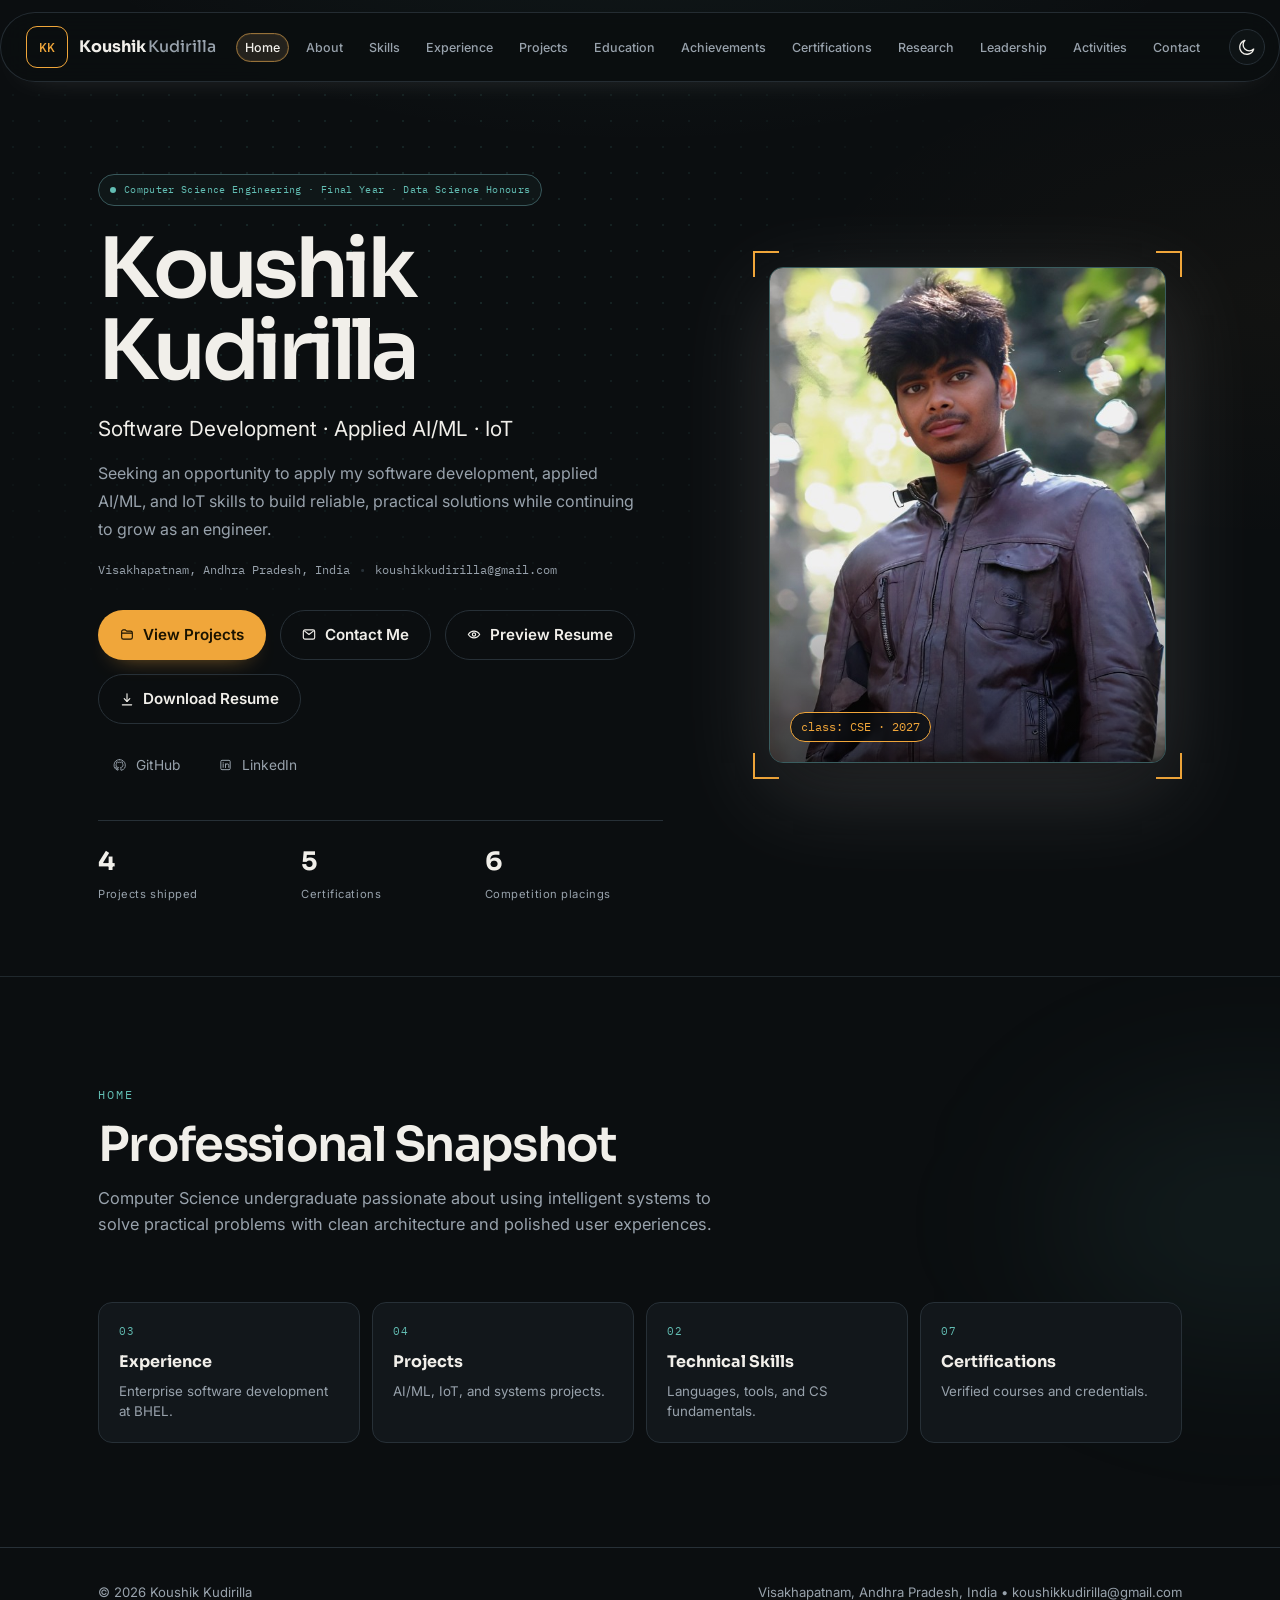
<file: index.html>
<!DOCTYPE html>
<html lang="en"><head>
<meta charset="UTF-8"><meta name="viewport" content="width=device-width, initial-scale=1.0">
<title>Home — Koushik Kudirilla</title>
<meta name="description" content="Portfolio of Koushik Kudirilla — software development, applied AI/ML, IoT, projects, experience, and credentials.">
<meta name="theme-color" content="#0B0E10">
<link rel="icon" href="assets/favicon/favicon.svg" type="image/svg+xml">
<link rel="preconnect" href="https://fonts.googleapis.com"><link rel="preconnect" href="https://fonts.gstatic.com" crossorigin>
<link href="https://fonts.googleapis.com/css2?family=Sora:wght@500;600;700&family=Inter:wght@400;500;600&family=IBM+Plex+Mono:wght@400;500&display=swap" rel="stylesheet">
<link rel="stylesheet" href="style.css">
</head><body data-theme="dark" data-page="home">
<a class="skip-link" href="#main-content">Skip to content</a>
<div id="site-nav"><header class="site-header" data-site-nav>
  <nav class="nav container" aria-label="Primary">
    <a class="nav-brand" href="home.html" aria-label="Koushik Kudirilla — Home">
      <span class="brand-mark">KK</span>
      <span class="brand-name">Koushik <span class="brand-name-last">Kudirilla</span></span>
    </a>
    <ul class="nav-links" id="nav-links">
      <li><a data-nav="home" href="home.html">Home</a></li>
      <li><a data-nav="about" href="about.html">About</a></li>
      <li><a data-nav="skills" href="skills.html">Skills</a></li>
      <li><a data-nav="experience" href="experience.html">Experience</a></li>
      <li><a data-nav="projects" href="projects.html">Projects</a></li>
      <li><a data-nav="education" href="education.html">Education</a></li>
      <li><a data-nav="achievements" href="achievements.html">Achievements</a></li>
      <li><a data-nav="certifications" href="certifications.html">Certifications</a></li>
      <li><a data-nav="research" href="research.html">Research</a></li>
      <li><a data-nav="leadership" href="leadership.html">Leadership</a></li>
      <li><a data-nav="activities" href="activities.html">Activities</a></li>
      <li><a data-nav="contact" href="contact.html">Contact</a></li>
    </ul>
    <div class="nav-actions">
      <button class="theme-toggle" id="theme-toggle" type="button" aria-pressed="true" aria-label="Toggle light and dark theme">
        <svg class="icon-moon" viewBox="0 0 24 24" fill="none" aria-hidden="true"><path d="M20 14.5A8.5 8.5 0 1 1 9.5 4a7 7 0 0 0 10.5 10.5Z" stroke="currentColor" stroke-width="1.6" stroke-linejoin="round"/></svg>
        <svg class="icon-sun" viewBox="0 0 24 24" fill="none" aria-hidden="true"><circle cx="12" cy="12" r="4.2" stroke="currentColor" stroke-width="1.6"/><path d="M12 2.5v2.4M12 19.1v2.4M4.9 4.9l1.7 1.7M17.4 17.4l1.7 1.7M2.5 12h2.4M19.1 12h2.4M4.9 19.1l1.7-1.7M17.4 6.6l1.7-1.7" stroke="currentColor" stroke-width="1.6" stroke-linecap="round"/></svg>
      </button>
      <button class="menu-toggle" id="menu-toggle" type="button" aria-expanded="false" aria-controls="nav-links" aria-label="Toggle menu"><span></span><span></span><span></span></button>
    </div>
  </nav>
</header></div>
<main id="main-content"></main>
<div id="site-footer"><footer class="site-footer" data-site-footer><div class="container footer-row"><span>© <span id="footer-year"></span> Koushik Kudirilla</span><span>Visakhapatnam, Andhra Pradesh, India • <a href="mailto:koushikkudirilla@gmail.com">koushikkudirilla@gmail.com</a></span></div></footer></div>
<div class="modal" id="resume-modal" aria-hidden="true"><div class="modal-dialog" role="dialog" aria-modal="true" aria-labelledby="resume-modal-title"><div class="modal-head"><strong id="resume-modal-title">Resume Preview</strong><button class="modal-close" id="resume-close" type="button" aria-label="Close resume preview">×</button></div><div class="modal-viewer pdf-scroll" id="resume-viewer" aria-label="Resume document preview"></div><div class="modal-fallback">Prefer the original file? <a id="resume-open" href="assets/resume.pdf" target="_blank" rel="noopener noreferrer">Open resume</a> · <a href="assets/resume.pdf" download>Download</a></div></div></div><script src="data.js"></script><script src="page-templates.js"></script><script src="script.js"></script></body></html>
</file>
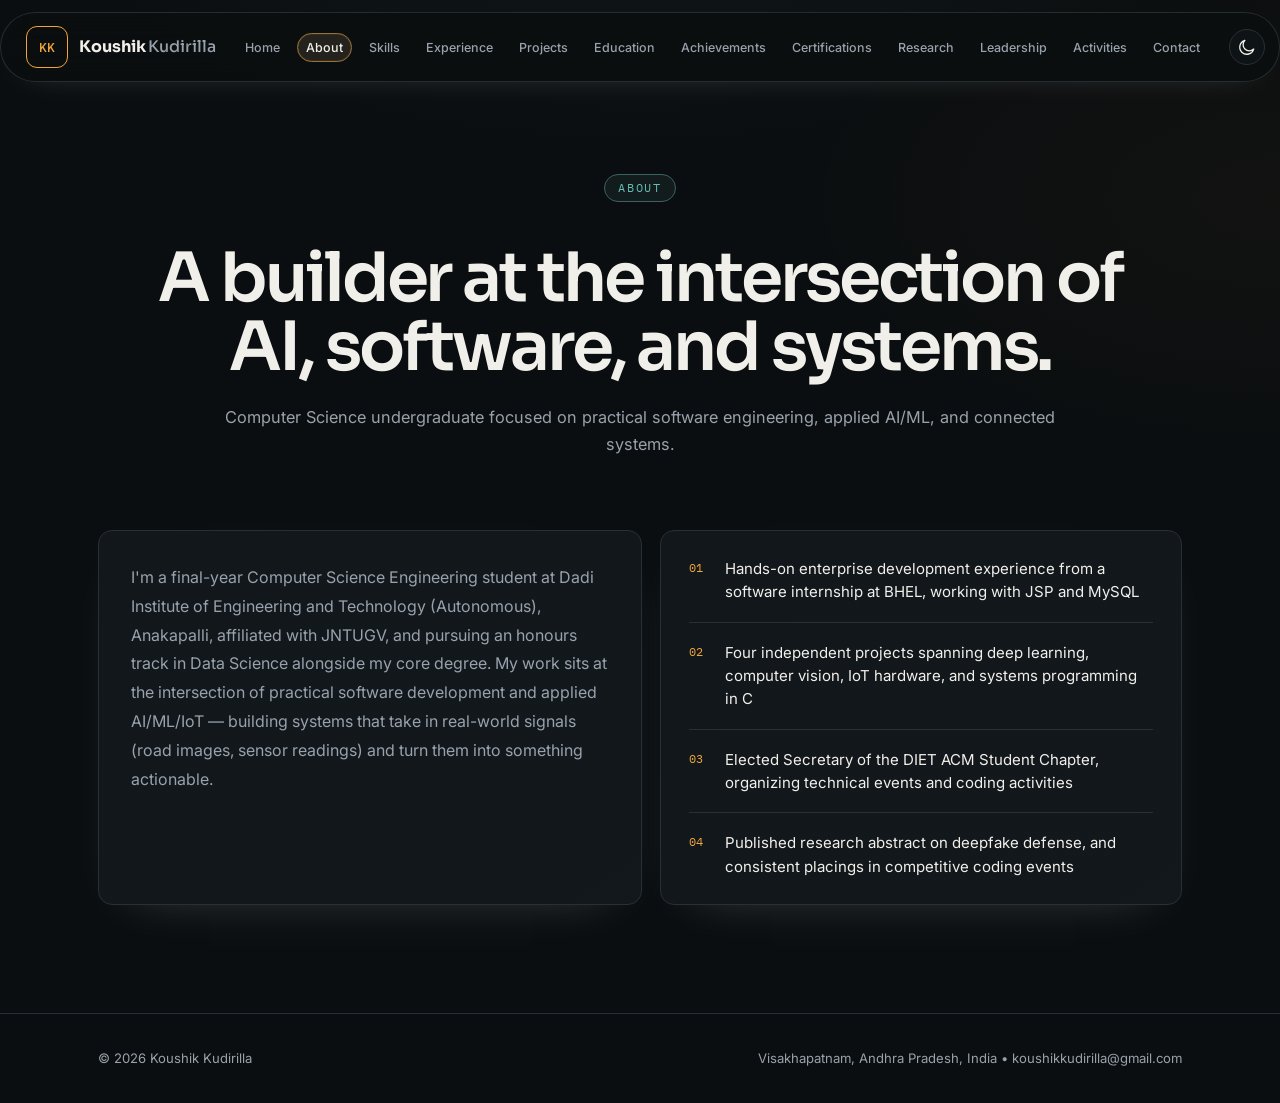
<file: about.html>
<!DOCTYPE html>
<html lang="en"><head>
<meta charset="UTF-8"><meta name="viewport" content="width=device-width, initial-scale=1.0">
<title>Profile — Koushik Kudirilla</title>
<meta name="description" content="A concise view of my academic direction, practical experience, and areas of interest.">
<meta name="theme-color" content="#0B0E10">
<link rel="icon" href="assets/favicon/favicon.svg" type="image/svg+xml">
<link rel="preconnect" href="https://fonts.googleapis.com"><link rel="preconnect" href="https://fonts.gstatic.com" crossorigin>
<link href="https://fonts.googleapis.com/css2?family=Sora:wght@500;600;700&family=Inter:wght@400;500;600&family=IBM+Plex+Mono:wght@400;500&display=swap" rel="stylesheet">
<link rel="stylesheet" href="style.css">
</head><body data-theme="dark" data-page="about">
<a class="skip-link" href="#main-content">Skip to content</a>
<div id="site-nav"></div>
<main id="main-content"><section class="page-hero"><div class="container"><div class="section-head"><span class="section-kicker" id="page-kicker"></span><h1 id="page-title"></h1><p id="page-description"></p></div></div></section><section class="page-content"><div class="container"><div class="about-grid reveal"><p id="about-intro"></p><ul class="about-points" id="about-points"></ul></div></div></section></main>
<div id="site-footer"></div>
<div class="modal" id="resume-modal" aria-hidden="true"><div class="modal-dialog" role="dialog" aria-modal="true" aria-labelledby="resume-modal-title"><div class="modal-head"><strong id="resume-modal-title">Resume Preview</strong><button class="modal-close" id="resume-close" type="button" aria-label="Close resume preview">×</button></div><div class="modal-viewer pdf-scroll" id="resume-viewer" aria-label="Resume document preview"></div><div class="modal-fallback">Prefer the original file? <a id="resume-open" href="assets/resume.pdf" target="_blank" rel="noopener noreferrer">Open resume</a> · <a href="assets/resume.pdf" download>Download</a></div></div></div><script src="data.js"></script><script src="page-templates.js"></script><script src="script.js"></script></body></html>
</file>
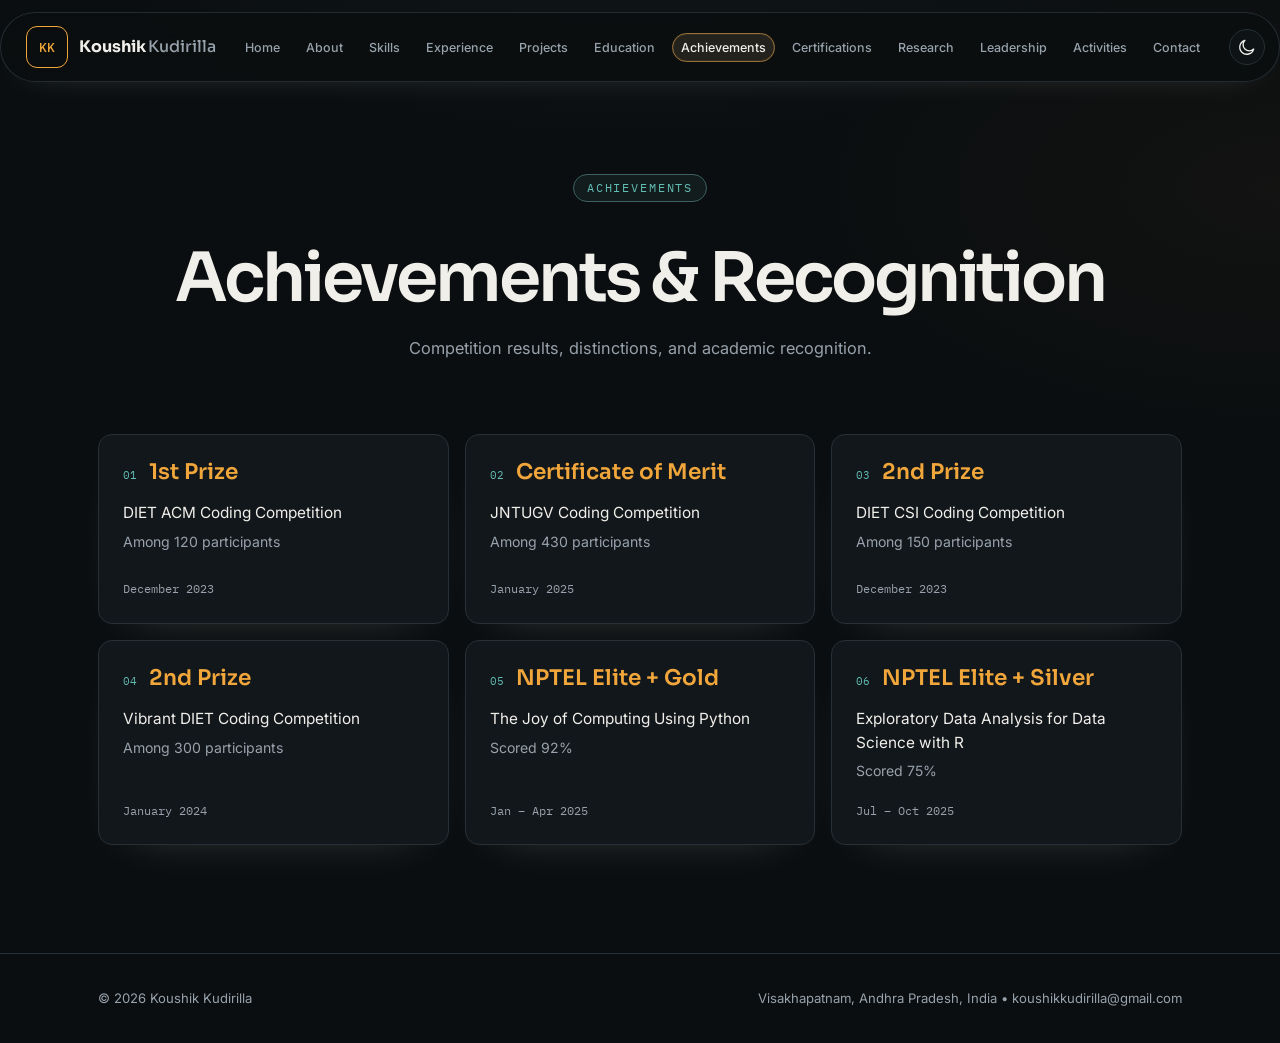
<file: achievements.html>
<!DOCTYPE html>
<html lang="en"><head>
<meta charset="UTF-8"><meta name="viewport" content="width=device-width, initial-scale=1.0">
<title>Achievements & Recognition — Koushik Kudirilla</title>
<meta name="description" content="Competition results, distinctions, and academic recognition.">
<meta name="theme-color" content="#0B0E10">
<link rel="icon" href="assets/favicon/favicon.svg" type="image/svg+xml">
<link rel="preconnect" href="https://fonts.googleapis.com"><link rel="preconnect" href="https://fonts.gstatic.com" crossorigin>
<link href="https://fonts.googleapis.com/css2?family=Sora:wght@500;600;700&family=Inter:wght@400;500;600&family=IBM+Plex+Mono:wght@400;500&display=swap" rel="stylesheet">
<link rel="stylesheet" href="style.css">
</head><body data-theme="dark" data-page="achievements">
<a class="skip-link" href="#main-content">Skip to content</a>
<div id="site-nav"></div>
<main id="main-content"><section class="page-hero"><div class="container"><div class="section-head"><span class="section-kicker" id="page-kicker"></span><h1 id="page-title"></h1><p id="page-description"></p></div></div></section><section class="page-content"><div class="container"><div class="achievements-grid reveal" id="achievements-grid"></div></div></section></main>
<div id="site-footer"></div>
<div class="modal" id="resume-modal" aria-hidden="true"><div class="modal-dialog" role="dialog" aria-modal="true" aria-labelledby="resume-modal-title"><div class="modal-head"><strong id="resume-modal-title">Resume Preview</strong><button class="modal-close" id="resume-close" type="button" aria-label="Close resume preview">×</button></div><div class="modal-viewer pdf-scroll" id="resume-viewer" aria-label="Resume document preview"></div><div class="modal-fallback">Prefer the original file? <a id="resume-open" href="assets/resume.pdf" target="_blank" rel="noopener noreferrer">Open resume</a> · <a href="assets/resume.pdf" download>Download</a></div></div></div><script src="data.js"></script><script src="page-templates.js"></script><script src="script.js"></script></body></html>
</file>
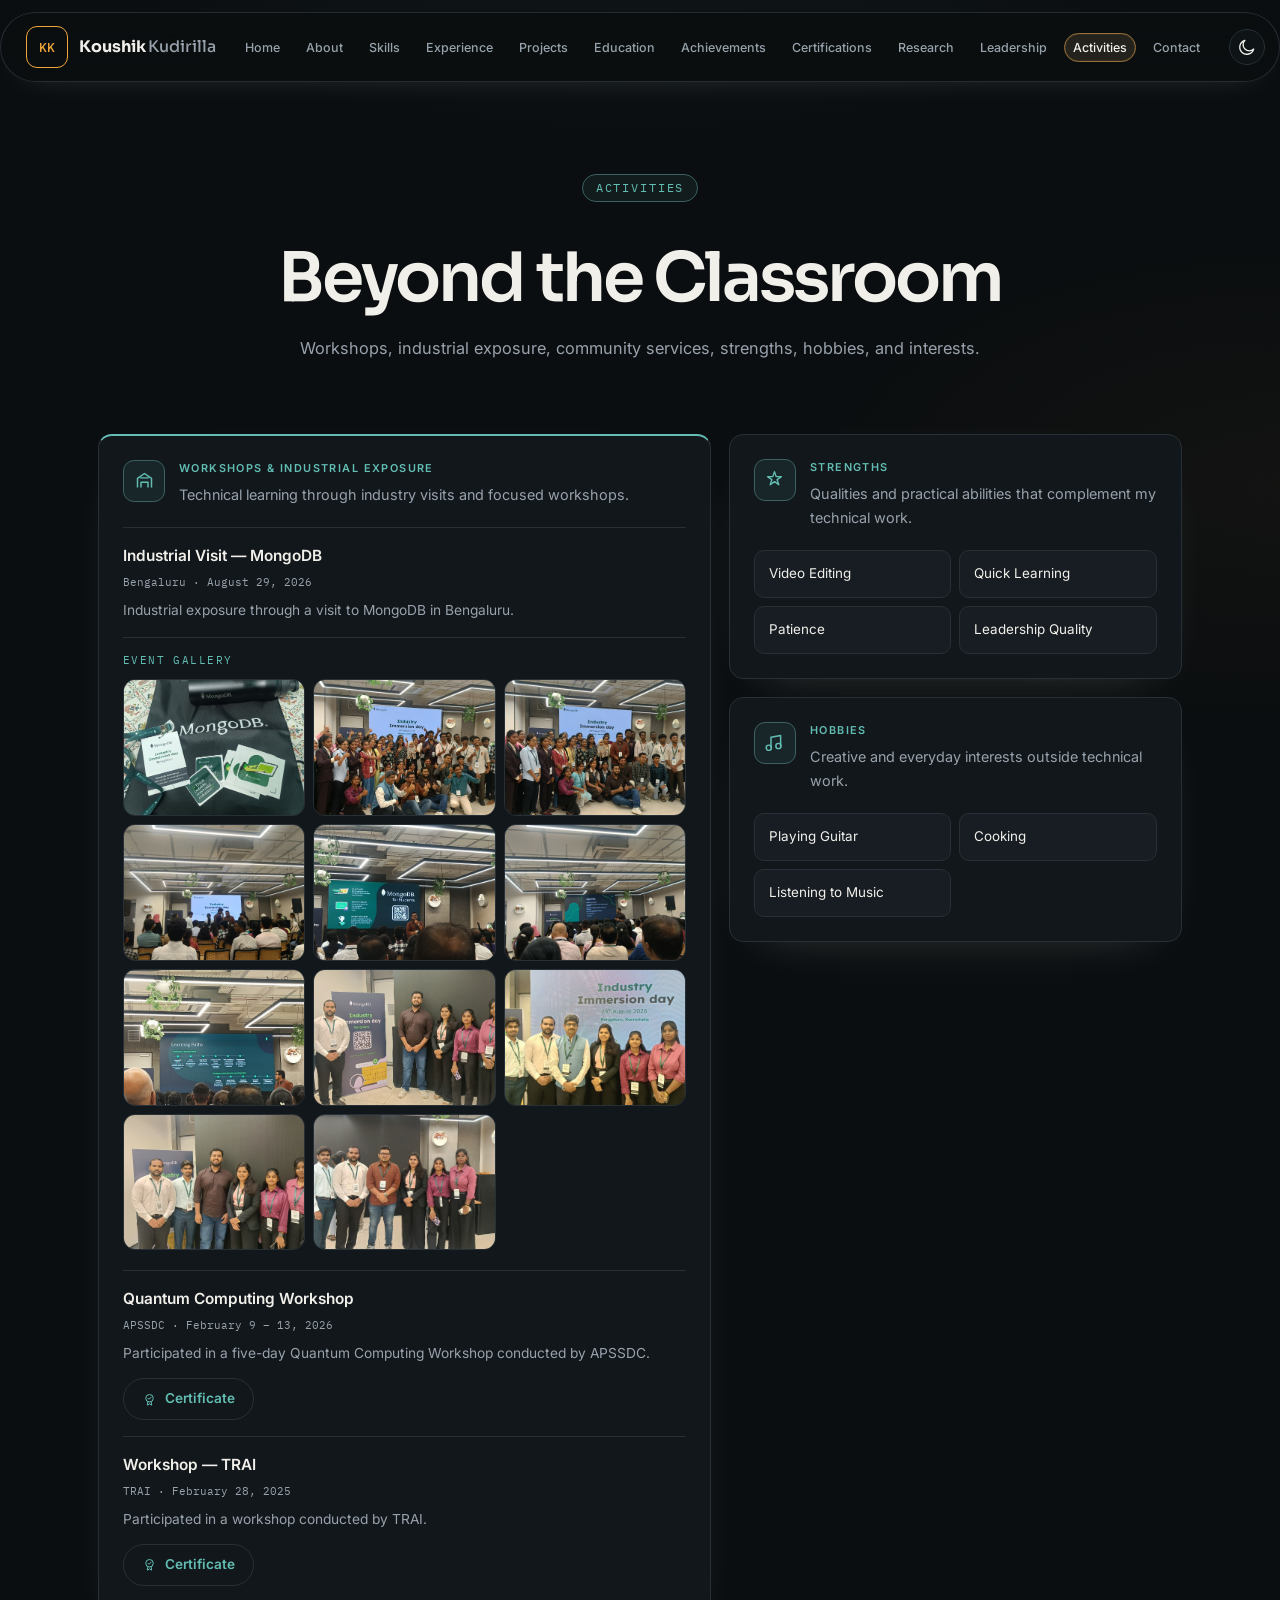
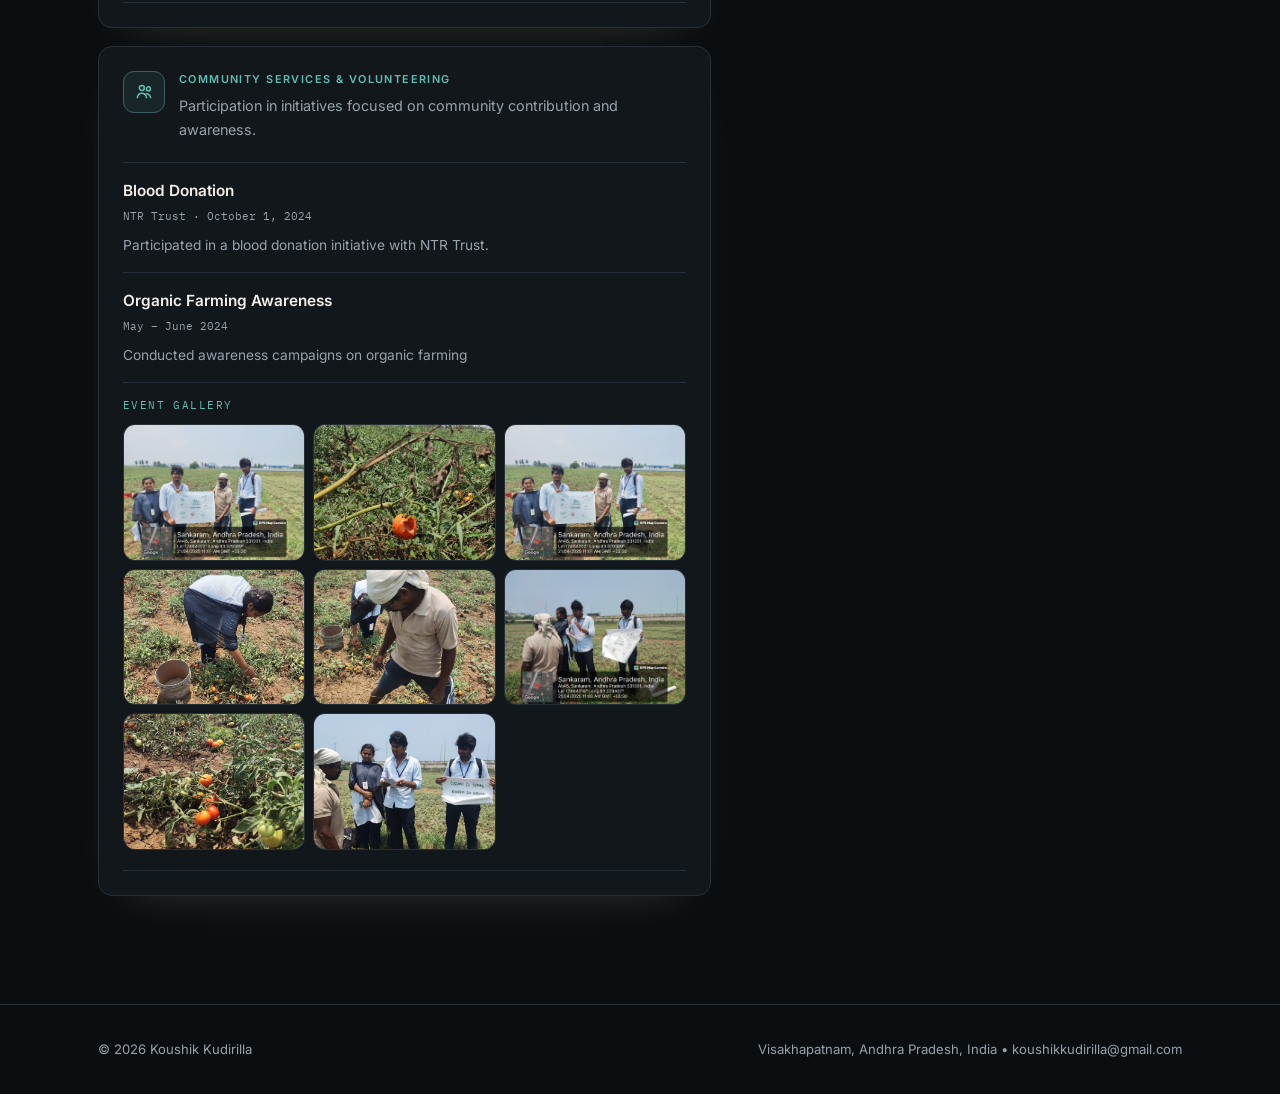
<file: activities.html>
<!DOCTYPE html>
<html lang="en"><head>
<meta charset="UTF-8"><meta name="viewport" content="width=device-width, initial-scale=1.0">
<title>Beyond the Classroom — Koushik Kudirilla</title>
<meta name="description" content="Workshops, industrial exposure, community services, strengths, hobbies, and interests.">
<meta name="theme-color" content="#0B0E10">
<link rel="icon" href="assets/favicon/favicon.svg" type="image/svg+xml">
<link rel="preconnect" href="https://fonts.googleapis.com"><link rel="preconnect" href="https://fonts.gstatic.com" crossorigin>
<link href="https://fonts.googleapis.com/css2?family=Sora:wght@500;600;700&family=Inter:wght@400;500;600&family=IBM+Plex+Mono:wght@400;500&display=swap" rel="stylesheet">
<link rel="stylesheet" href="style.css">
</head><body data-theme="dark" data-page="activities">
<a class="skip-link" href="#main-content">Skip to content</a>
<div id="site-nav"></div>
<main id="main-content"><section class="page-hero"><div class="container"><div class="section-head"><span class="section-kicker" id="page-kicker">Activities</span><h1 id="page-title"></h1><p id="page-description"></p></div></div></section><section class="page-content"><div class="container"><div class="activities-grid"><div class="activity-column reveal"><article class="activity-card activity-card-featured"><div class="activity-card-head"><span class="activity-icon" aria-hidden="true"><svg viewBox="0 0 24 24" fill="none"><path d="M4 20V9.5L12 4l8 5.5V20" stroke="currentColor" stroke-width="1.7" stroke-linejoin="round"/><path d="M8 20v-6h8v6M7 9h10M10 9h4" stroke="currentColor" stroke-width="1.7" stroke-linejoin="round"/></svg></span><div><p class="subheading">Workshops & Industrial Exposure</p><p class="activity-lead">Technical learning through industry visits and focused workshops.</p></div></div><ul class="activity-list" id="workshops-list"></ul></article><article class="activity-card"><div class="activity-card-head"><span class="activity-icon" aria-hidden="true"><svg viewBox="0 0 24 24" fill="none"><circle cx="9" cy="8" r="2.8" stroke="currentColor" stroke-width="1.7"/><circle cx="16.5" cy="9" r="2.3" stroke="currentColor" stroke-width="1.7"/><path d="M3.8 19c.5-3.2 2.2-5 5.2-5s4.7 1.8 5.2 5M14 14.5c2.7.2 4.5 1.7 4.9 4.5" stroke="currentColor" stroke-width="1.7" stroke-linecap="round"/></svg></span><div><p class="subheading">Community Services & Volunteering</p><p class="activity-lead">Participation in initiatives focused on community contribution and awareness.</p></div></div><ul class="activity-list" id="community-list"></ul></article></div><div class="activity-column reveal"><article class="activity-card personal-card"><div class="activity-card-head"><span class="activity-icon" aria-hidden="true"><svg viewBox="0 0 24 24" fill="none"><path d="m12 3 1.9 5.7h6l-4.9 3.5 1.9 5.8-4.9-3.5-4.9 3.5 1.9-5.8-4.9-3.5h6z" stroke="currentColor" stroke-width="1.6" stroke-linejoin="round"/></svg></span><div><p class="subheading">Strengths</p><p class="activity-lead">Qualities and practical abilities that complement my technical work.</p></div></div><div class="pill-list prominent-pills" id="strengths-list"></div></article><article class="activity-card personal-card"><div class="activity-card-head"><span class="activity-icon" aria-hidden="true"><svg viewBox="0 0 24 24" fill="none"><path d="M8 18V6l11-2v12" stroke="currentColor" stroke-width="1.7" stroke-linecap="round" stroke-linejoin="round"/><circle cx="5.5" cy="18" r="3" stroke="currentColor" stroke-width="1.7"/><circle cx="16.5" cy="16" r="3" stroke="currentColor" stroke-width="1.7"/></svg></span><div><p class="subheading">Hobbies</p><p class="activity-lead">Creative and everyday interests outside technical work.</p></div></div><div class="pill-list prominent-pills" id="hobbies-list"></div></article></div></div></div></section></main>
<div id="site-footer"></div>
<div class="modal" id="resume-modal" aria-hidden="true"><div class="modal-dialog" role="dialog" aria-modal="true" aria-labelledby="resume-modal-title"><div class="modal-head"><strong id="resume-modal-title">Resume Preview</strong><button class="modal-close" id="resume-close" type="button" aria-label="Close resume preview">×</button></div><div class="modal-viewer pdf-scroll" id="resume-viewer" aria-label="Resume document preview"></div><div class="modal-fallback">Prefer the original file? <a id="resume-open" href="assets/resume.pdf" target="_blank" rel="noopener noreferrer">Open resume</a> · <a href="assets/resume.pdf" download>Download</a></div></div></div><script src="data.js"></script><script src="page-templates.js"></script><script src="script.js"></script></body></html>
</file>
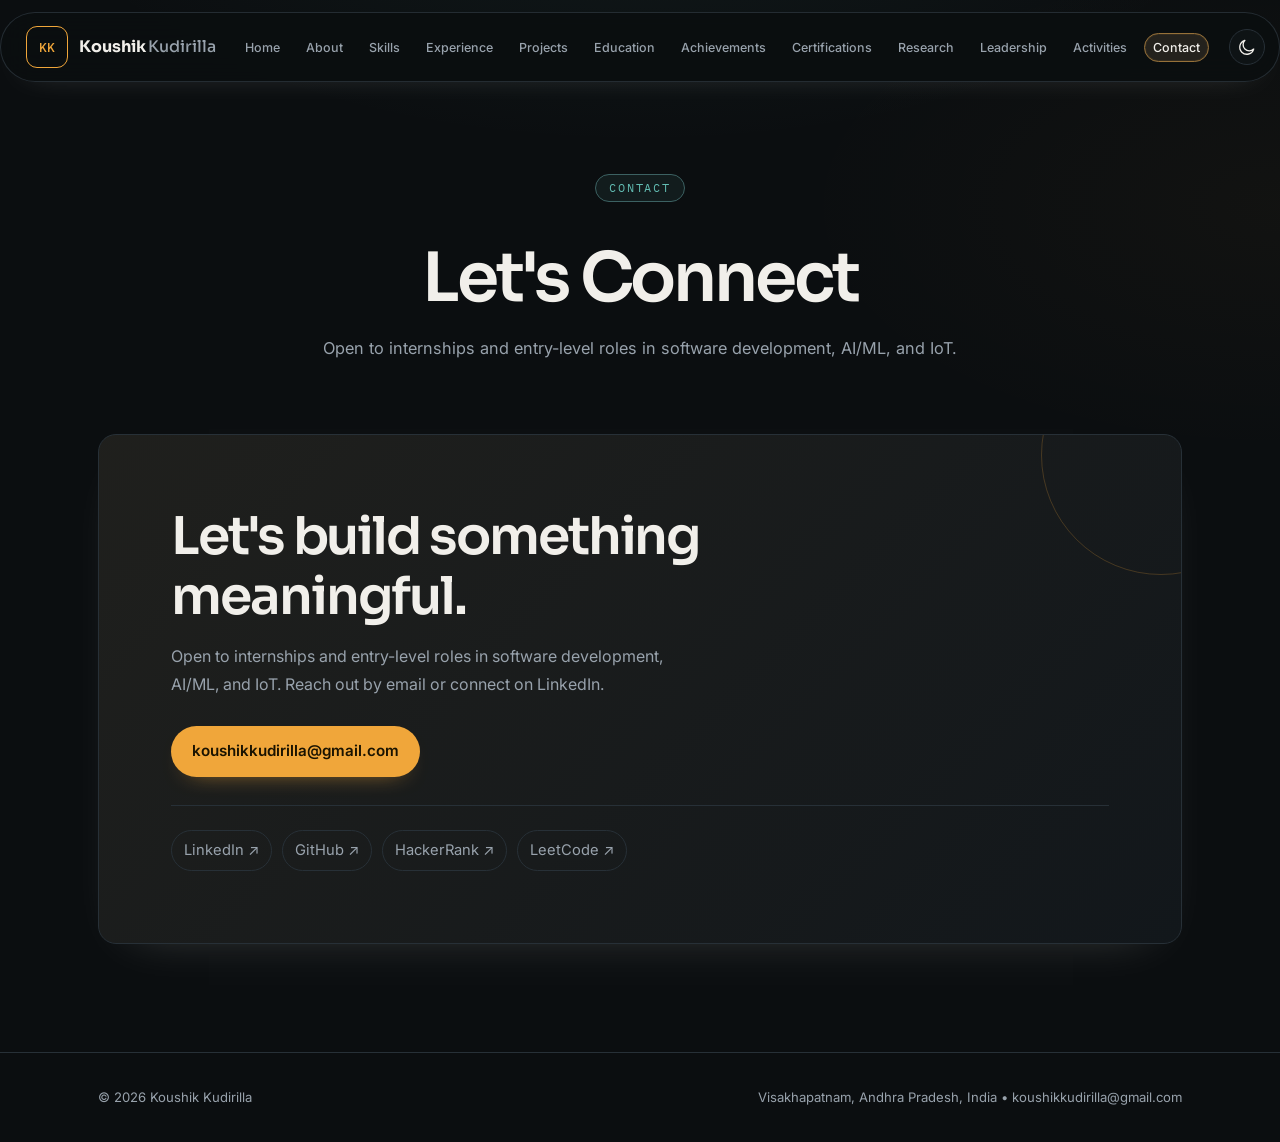
<file: contact.html>
<!DOCTYPE html>
<html lang="en"><head>
<meta charset="UTF-8"><meta name="viewport" content="width=device-width, initial-scale=1.0">
<title>Contact — Koushik Kudirilla</title>
<meta name="description" content="Open to internships and entry-level roles in software development, AI/ML, and IoT.">
<meta name="theme-color" content="#0B0E10">
<link rel="icon" href="assets/favicon/favicon.svg" type="image/svg+xml">
<link rel="preconnect" href="https://fonts.googleapis.com"><link rel="preconnect" href="https://fonts.gstatic.com" crossorigin>
<link href="https://fonts.googleapis.com/css2?family=Sora:wght@500;600;700&family=Inter:wght@400;500;600&family=IBM+Plex+Mono:wght@400;500&display=swap" rel="stylesheet">
<link rel="stylesheet" href="style.css">
</head><body data-theme="dark" data-page="contact">
<a class="skip-link" href="#main-content">Skip to content</a>
<div id="site-nav"></div>
<main id="main-content"><section class="page-hero"><div class="container"><div class="section-head"><span class="section-kicker" id="page-kicker">Contact</span><h1 id="page-title"></h1><p id="page-description"></p></div></div></section><section class="page-content"><div class="container"><div class="contact-box reveal"><h2 id="contact-heading"></h2><p id="contact-subtext"></p><div class="contact-actions"><a class="btn btn-primary" id="contact-email" href="#"><svg class="btn-icon" viewBox="0 0 24 24" fill="none" aria-hidden="true"><rect x="3.5" y="5" width="17" height="14" rx="2.5" stroke="currentColor" stroke-width="1.7"/><path d="m5.5 7 6.5 5 6.5-5" stroke="currentColor" stroke-width="1.7" stroke-linecap="round" stroke-linejoin="round"/></svg><span>Email Me</span></a></div><div class="contact-links"><a id="contact-linkedin" href="#" target="_blank" rel="noopener noreferrer">LinkedIn ↗</a><a id="contact-github" href="#" target="_blank" rel="noopener noreferrer">GitHub ↗</a><a id="contact-hackerrank" href="#" target="_blank" rel="noopener noreferrer">HackerRank ↗</a><a id="contact-leetcode" href="#" target="_blank" rel="noopener noreferrer">LeetCode ↗</a></div></div></div></section></main>
<div id="site-footer"></div>
<div class="modal" id="resume-modal" aria-hidden="true"><div class="modal-dialog" role="dialog" aria-modal="true" aria-labelledby="resume-modal-title"><div class="modal-head"><strong id="resume-modal-title">Resume Preview</strong><button class="modal-close" id="resume-close" type="button" aria-label="Close resume preview">×</button></div><div class="modal-viewer pdf-scroll" id="resume-viewer" aria-label="Resume document preview"></div><div class="modal-fallback">Prefer the original file? <a id="resume-open" href="assets/resume.pdf" target="_blank" rel="noopener noreferrer">Open resume</a> · <a href="assets/resume.pdf" download>Download</a></div></div></div><script src="data.js"></script><script src="page-templates.js"></script><script src="script.js"></script></body></html>
</file>
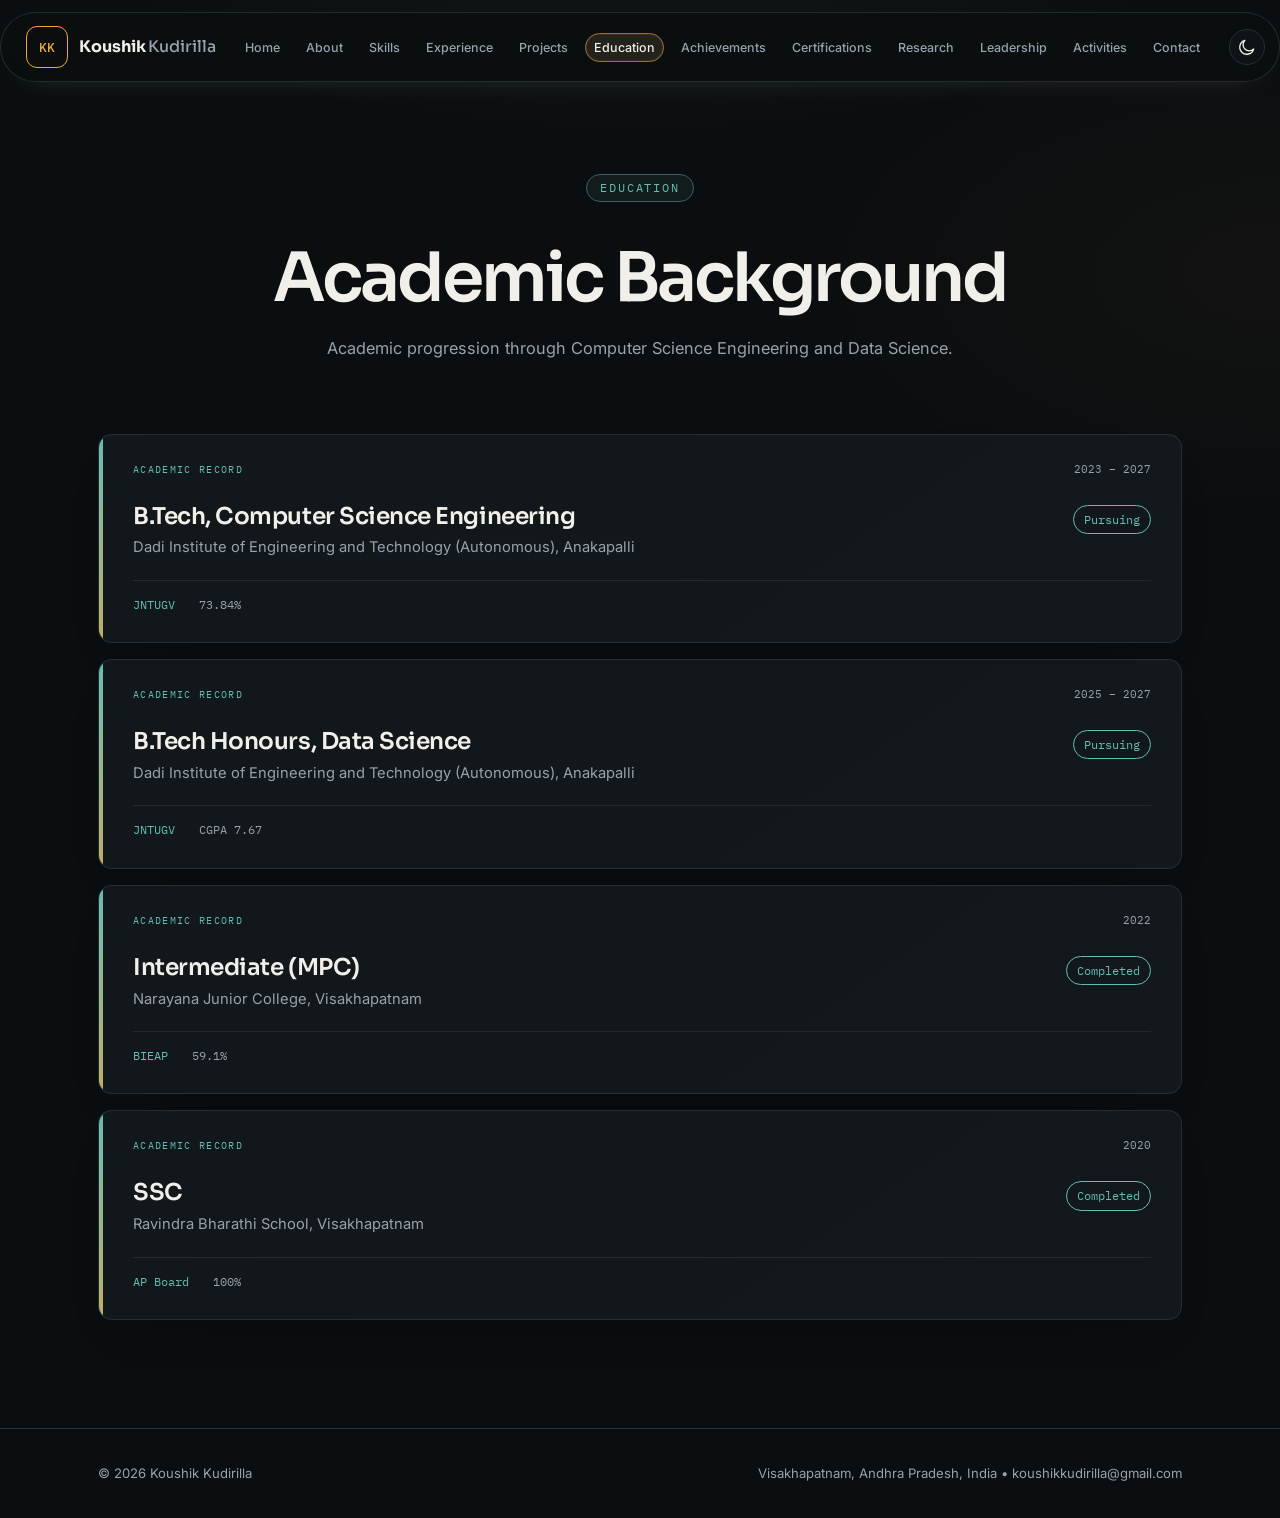
<file: education.html>
<!DOCTYPE html>
<html lang="en"><head>
<meta charset="UTF-8"><meta name="viewport" content="width=device-width, initial-scale=1.0">
<title>Education — Koushik Kudirilla</title>
<meta name="description" content="Academic progression through Computer Science Engineering and Data Science.">
<meta name="theme-color" content="#0B0E10">
<link rel="icon" href="assets/favicon/favicon.svg" type="image/svg+xml">
<link rel="preconnect" href="https://fonts.googleapis.com"><link rel="preconnect" href="https://fonts.gstatic.com" crossorigin>
<link href="https://fonts.googleapis.com/css2?family=Sora:wght@500;600;700&family=Inter:wght@400;500;600&family=IBM+Plex+Mono:wght@400;500&display=swap" rel="stylesheet">
<link rel="stylesheet" href="style.css">
</head><body data-theme="dark" data-page="education">
<a class="skip-link" href="#main-content">Skip to content</a>
<div id="site-nav"></div>
<main id="main-content"><section class="page-hero"><div class="container"><div class="section-head"><span class="section-kicker" id="page-kicker">Education</span><h1 id="page-title"></h1><p id="page-description"></p></div></div></section><section class="page-content"><div class="container"><div class="timeline reveal" id="education-timeline"></div></div></section></main>
<div id="site-footer"></div>
<div class="modal" id="resume-modal" aria-hidden="true"><div class="modal-dialog" role="dialog" aria-modal="true" aria-labelledby="resume-modal-title"><div class="modal-head"><strong id="resume-modal-title">Resume Preview</strong><button class="modal-close" id="resume-close" type="button" aria-label="Close resume preview">×</button></div><div class="modal-viewer pdf-scroll" id="resume-viewer" aria-label="Resume document preview"></div><div class="modal-fallback">Prefer the original file? <a id="resume-open" href="assets/resume.pdf" target="_blank" rel="noopener noreferrer">Open resume</a> · <a href="assets/resume.pdf" download>Download</a></div></div></div><script src="data.js"></script><script src="page-templates.js"></script><script src="script.js"></script></body></html>
</file>
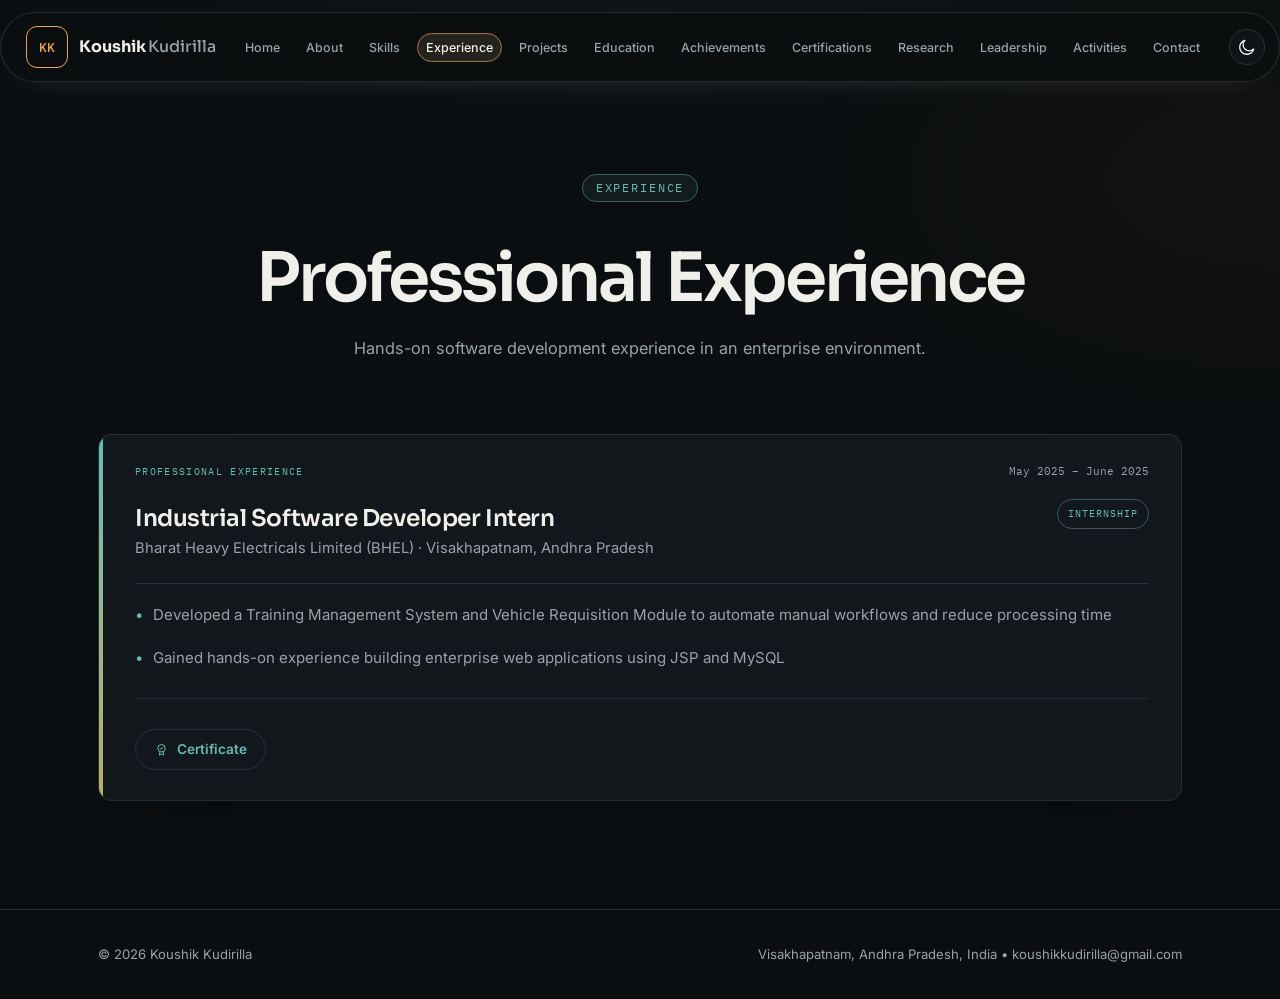
<file: experience.html>
<!DOCTYPE html>
<html lang="en"><head>
<meta charset="UTF-8"><meta name="viewport" content="width=device-width, initial-scale=1.0">
<title>Professional Experience — Koushik Kudirilla</title>
<meta name="description" content="Hands-on software development experience in an enterprise environment.">
<meta name="theme-color" content="#0B0E10">
<link rel="icon" href="assets/favicon/favicon.svg" type="image/svg+xml">
<link rel="preconnect" href="https://fonts.googleapis.com"><link rel="preconnect" href="https://fonts.gstatic.com" crossorigin>
<link href="https://fonts.googleapis.com/css2?family=Sora:wght@500;600;700&family=Inter:wght@400;500;600&family=IBM+Plex+Mono:wght@400;500&display=swap" rel="stylesheet">
<link rel="stylesheet" href="style.css">
</head><body data-theme="dark" data-page="experience">
<a class="skip-link" href="#main-content">Skip to content</a>
<div id="site-nav"></div>
<main id="main-content"><section class="page-hero"><div class="container"><div class="section-head"><span class="section-kicker" id="page-kicker"></span><h1 id="page-title"></h1><p id="page-description"></p></div></div></section><section class="page-content"><div class="container"><div class="timeline reveal" id="experience-timeline"></div></div></section></main>
<div id="site-footer"></div>
<div class="modal" id="resume-modal" aria-hidden="true"><div class="modal-dialog" role="dialog" aria-modal="true" aria-labelledby="resume-modal-title"><div class="modal-head"><strong id="resume-modal-title">Resume Preview</strong><button class="modal-close" id="resume-close" type="button" aria-label="Close resume preview">×</button></div><div class="modal-viewer pdf-scroll" id="resume-viewer" aria-label="Resume document preview"></div><div class="modal-fallback">Prefer the original file? <a id="resume-open" href="assets/resume.pdf" target="_blank" rel="noopener noreferrer">Open resume</a> · <a href="assets/resume.pdf" download>Download</a></div></div></div><script src="data.js"></script><script src="page-templates.js"></script><script src="script.js"></script></body></html>
</file>
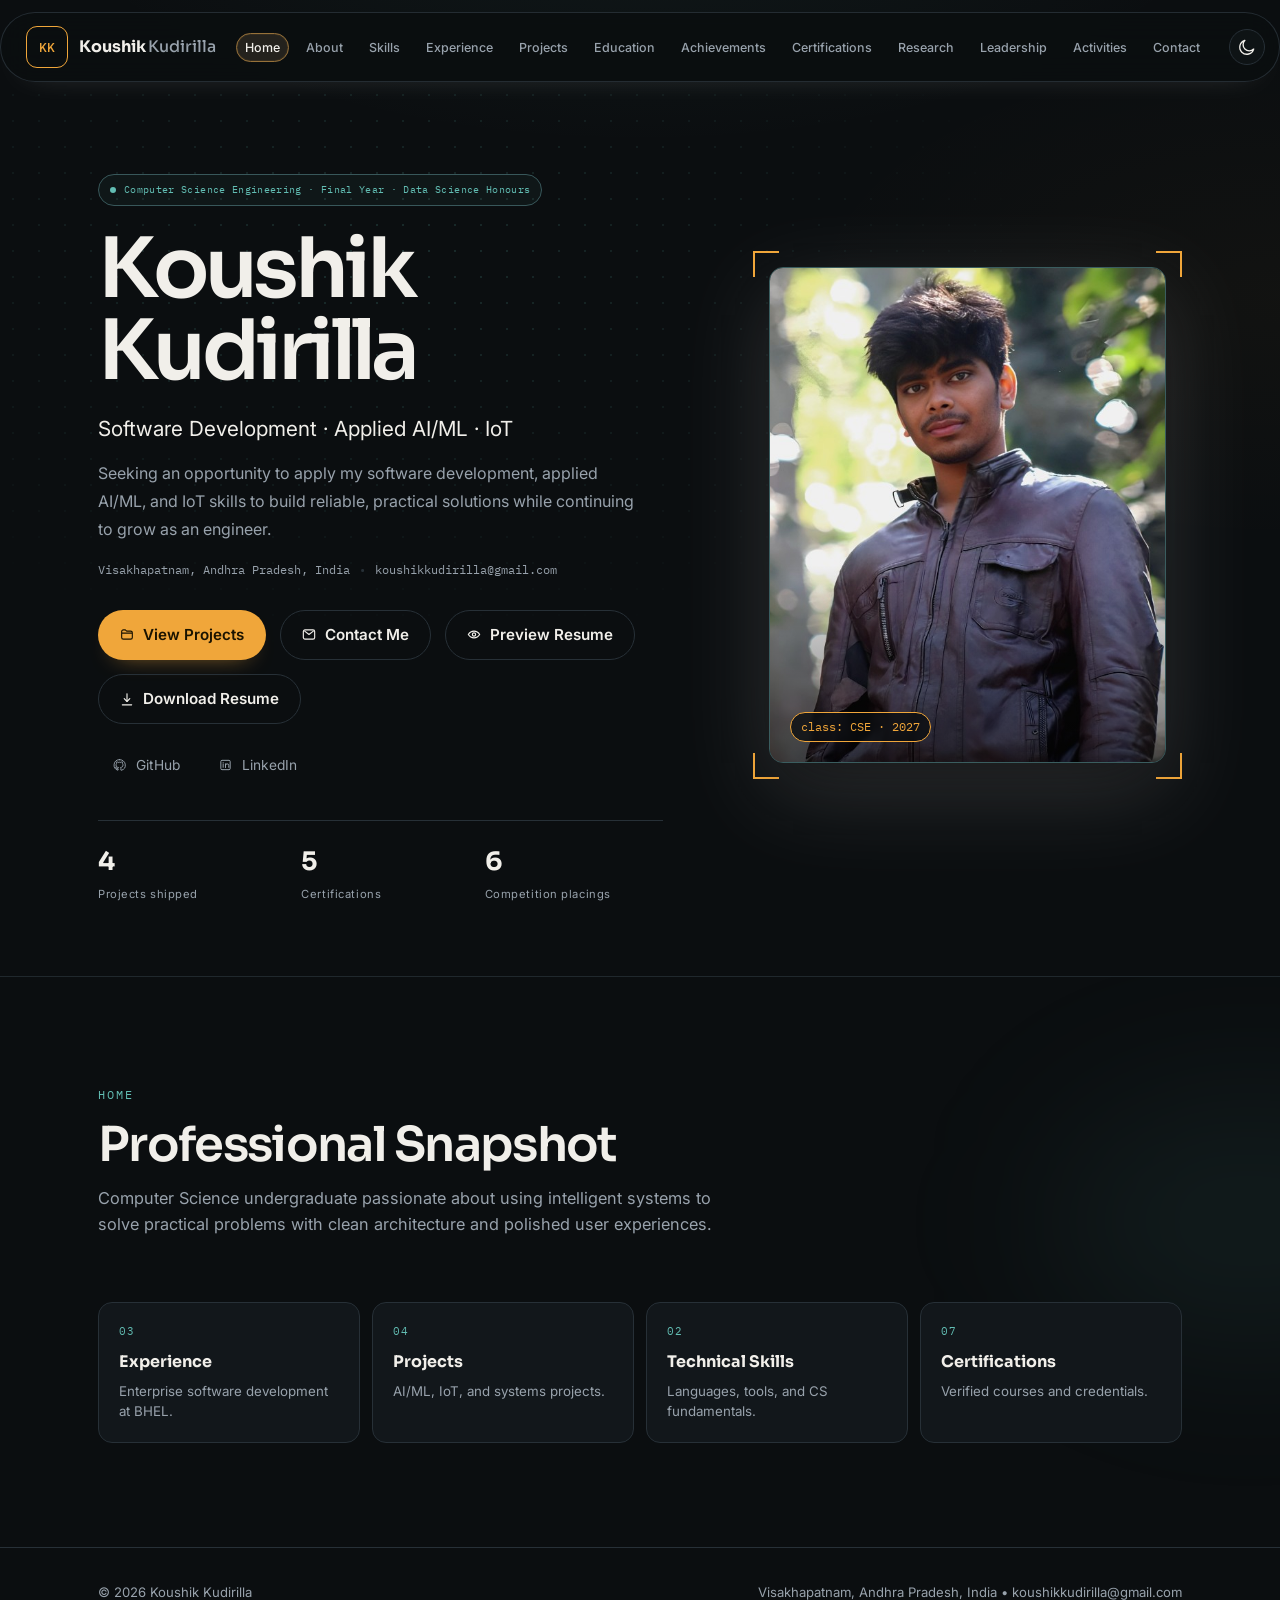
<file: home.html>
<!DOCTYPE html>
<html lang="en">
<head>
<meta charset="UTF-8">
<meta name="viewport" content="width=device-width, initial-scale=1.0">
<title>Home — Koushik Kudirilla</title>
<meta name="description" content="Portfolio of Koushik Kudirilla — software development, applied AI/ML, IoT, projects, experience, and credentials.">
<meta name="theme-color" content="#0B0E10">
<link rel="icon" href="assets/favicon/favicon.svg" type="image/svg+xml">
<link rel="preconnect" href="https://fonts.googleapis.com">
<link rel="preconnect" href="https://fonts.gstatic.com" crossorigin>
<link href="https://fonts.googleapis.com/css2?family=Sora:wght@500;600;700&family=Inter:wght@400;500;600&family=IBM+Plex+Mono:wght@400;500&display=swap" rel="stylesheet">
<link rel="stylesheet" href="style.css">
</head>
<body data-theme="dark" data-page="home">
<a class="skip-link" href="#main-content">Skip to content</a>
<div id="site-nav"></div>
<main id="main-content" data-home-loaded="1"><section class="hero" id="home"><div class="container hero-grid"><div><span class="hero-eyebrow">Computer Science Engineering · Final Year · Data Science Honours</span><h1 id="hero-name">Koushik Kudirilla</h1><p class="hero-headline" id="hero-headline"></p><p class="hero-intro" id="hero-intro"></p><div class="hero-meta"><span id="hero-location"></span><span class="hero-meta-separator">•</span><a id="hero-email" href="#"></a></div><div class="hero-actions"><a class="btn btn-primary" href="projects.html"><svg class="btn-icon" viewBox="0 0 24 24" fill="none" aria-hidden="true"><path d="M4 7.5A2.5 2.5 0 0 1 6.5 5h3l2 2H17.5A2.5 2.5 0 0 1 20 9.5v7A2.5 2.5 0 0 1 17.5 19h-11A2.5 2.5 0 0 1 4 16.5z" stroke="currentColor" stroke-width="1.7" stroke-linejoin="round"/><path d="M4.5 10h15" stroke="currentColor" stroke-width="1.7"/></svg><span>View Projects</span></a><a class="btn btn-outline" href="contact.html"><svg class="btn-icon" viewBox="0 0 24 24" fill="none" aria-hidden="true"><rect x="3.5" y="5" width="17" height="14" rx="2.5" stroke="currentColor" stroke-width="1.7"/><path d="m5.5 7 6.5 5 6.5-5" stroke="currentColor" stroke-width="1.7" stroke-linecap="round" stroke-linejoin="round"/></svg><span>Contact Me</span></a><button class="btn btn-outline" type="button" data-resume-preview><svg class="btn-icon" viewBox="0 0 24 24" fill="none" aria-hidden="true"><path d="M3.5 12s3-5 8.5-5 8.5 5 8.5 5-3 5-8.5 5-8.5-5-8.5-5Z" stroke="currentColor" stroke-width="1.7"/><circle cx="12" cy="12" r="2.5" stroke="currentColor" stroke-width="1.7"/></svg><span>Preview Resume</span></button><a class="btn btn-outline" id="hero-resume" href="assets/resume.pdf" download><svg class="btn-icon" viewBox="0 0 24 24" fill="none" aria-hidden="true"><path d="M12 3.5v11" stroke="currentColor" stroke-width="1.7" stroke-linecap="round"/><path d="m7.8 10.8 4.2 4.2 4.2-4.2M5 20h14" stroke="currentColor" stroke-width="1.7" stroke-linecap="round" stroke-linejoin="round"/></svg><span>Download Resume</span></a></div><div class="hero-links"><a id="hero-github" href="#" target="_blank" rel="noopener noreferrer"><svg class="social-icon" viewBox="0 0 24 24" fill="none" aria-hidden="true"><path d="M12 2.8a9.3 9.3 0 0 0-2.94 18.12c.47.09.64-.2.64-.45v-1.58c-2.61.57-3.16-1.11-3.16-1.11-.43-1.1-1.05-1.39-1.05-1.39-.85-.58.06-.57.06-.57.94.07 1.43.97 1.43.97.84 1.43 2.2 1.02 2.74.78.08-.61.33-1.02.6-1.26-2.09-.24-4.29-1.05-4.29-4.67 0-1.03.37-1.87.97-2.53-.1-.24-.42-1.2.09-2.5 0 0 .79-.25 2.58.96a8.96 8.96 0 0 1 4.7 0c1.79-1.21 2.58-.96 2.58-.96.51 1.3.19 2.26.09 2.5.6.66.97 1.5.97 2.53 0 3.63-2.2 4.43-4.3 4.66.34.3.64.86.64 1.74v2.58c0 .25.17.54.65.45A9.3 9.3 0 0 0 12 2.8Z" stroke="currentColor" stroke-width="1.55" stroke-linecap="round" stroke-linejoin="round"/></svg><span>GitHub</span></a><a id="hero-linkedin" href="#" target="_blank" rel="noopener noreferrer"><svg class="social-icon" viewBox="0 0 24 24" fill="none" aria-hidden="true"><rect x="4" y="4" width="16" height="16" rx="2" stroke="currentColor" stroke-width="1.7"/><path d="M8 10v6M8 7.5v.01M12 16v-3.2a2.8 2.8 0 0 1 5.6 0V16M12 10v6" stroke="currentColor" stroke-width="1.7" stroke-linecap="round"/></svg><span>LinkedIn</span></a></div><div class="hero-stats"><div><div class="hero-stat-value" id="stat-projects">—</div><div class="hero-stat-label">Projects shipped</div></div><div><div class="hero-stat-value" id="stat-certs">—</div><div class="hero-stat-label">Certifications</div></div><div><div class="hero-stat-value" id="stat-achievements">—</div><div class="hero-stat-label">Competition placings</div></div></div></div><div class="hero-frame"><div class="hero-glow"></div><span class="hero-corner-br"></span><span class="hero-corner-bl"></span><div class="hero-panel"><img class="hero-photo" src="assets/profile.jpg" id="hero-avatar" alt="Portrait of Koushik Kudirilla"><span class="hero-tag">class: CSE · 2027</span></div></div></div></section>
<section class="section"><div class="container"><div class="section-head"><span class="section-kicker" id="page-kicker"></span><h2>Professional Snapshot</h2><p id="page-description"></p></div><div class="home-links"><a class="home-link-card" href="experience.html"><span>03</span><strong>Experience</strong><small>Enterprise software development at BHEL.</small></a><a class="home-link-card" href="projects.html"><span>04</span><strong>Projects</strong><small>AI/ML, IoT, and systems projects.</small></a><a class="home-link-card" href="skills.html"><span>02</span><strong>Technical Skills</strong><small>Languages, tools, and CS fundamentals.</small></a><a class="home-link-card" href="certifications.html"><span>07</span><strong>Certifications</strong><small>Verified courses and credentials.</small></a></div></div></section></main>
<div id="site-footer"></div>
<div class="modal" id="resume-modal" aria-hidden="true">
  <div class="modal-dialog" role="dialog" aria-modal="true" aria-labelledby="resume-modal-title">
    <div class="modal-head"><strong id="resume-modal-title">Resume Preview</strong><button class="modal-close" id="resume-close" type="button" aria-label="Close resume preview">×</button></div>
    <div class="modal-viewer pdf-scroll" id="resume-viewer" aria-label="Resume document preview"></div>
    <div class="modal-fallback">Prefer the original file? <a id="resume-open" href="assets/resume.pdf" target="_blank" rel="noopener noreferrer">Open resume</a> · <a href="assets/resume.pdf" download>Download</a></div>
  </div>
</div>
<script src="data.js"></script>
<script src="page-templates.js"></script>
<script src="script.js"></script>
</body>
</html>
</file>
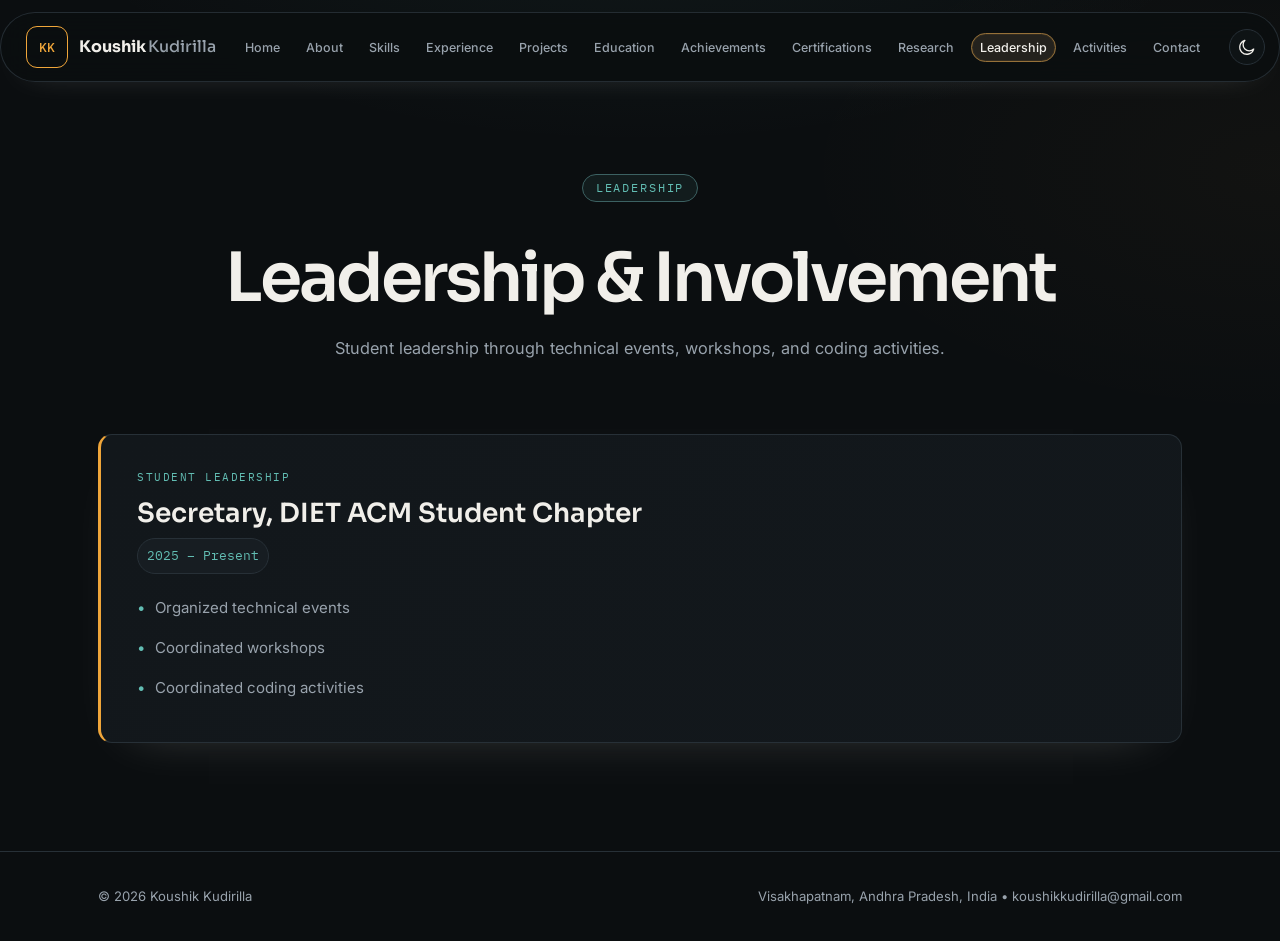
<file: leadership.html>
<!DOCTYPE html>
<html lang="en"><head>
<meta charset="UTF-8"><meta name="viewport" content="width=device-width, initial-scale=1.0">
<title>Leadership & Involvement — Koushik Kudirilla</title>
<meta name="description" content="Student leadership through technical events, workshops, and coding activities.">
<meta name="theme-color" content="#0B0E10">
<link rel="icon" href="assets/favicon/favicon.svg" type="image/svg+xml">
<link rel="preconnect" href="https://fonts.googleapis.com"><link rel="preconnect" href="https://fonts.gstatic.com" crossorigin>
<link href="https://fonts.googleapis.com/css2?family=Sora:wght@500;600;700&family=Inter:wght@400;500;600&family=IBM+Plex+Mono:wght@400;500&display=swap" rel="stylesheet">
<link rel="stylesheet" href="style.css">
</head><body data-theme="dark" data-page="leadership">
<a class="skip-link" href="#main-content">Skip to content</a>
<div id="site-nav"></div>
<main id="main-content"><section class="page-hero"><div class="container"><div class="section-head"><span class="section-kicker" id="page-kicker"></span><h1 id="page-title"></h1><p id="page-description"></p></div></div></section><section class="page-content"><div class="container"><div class="single-callout reveal" id="leadership-callout"></div></div></section></main>
<div id="site-footer"></div>
<div class="modal" id="resume-modal" aria-hidden="true"><div class="modal-dialog" role="dialog" aria-modal="true" aria-labelledby="resume-modal-title"><div class="modal-head"><strong id="resume-modal-title">Resume Preview</strong><button class="modal-close" id="resume-close" type="button" aria-label="Close resume preview">×</button></div><div class="modal-viewer pdf-scroll" id="resume-viewer" aria-label="Resume document preview"></div><div class="modal-fallback">Prefer the original file? <a id="resume-open" href="assets/resume.pdf" target="_blank" rel="noopener noreferrer">Open resume</a> · <a href="assets/resume.pdf" download>Download</a></div></div></div><script src="data.js"></script><script src="page-templates.js"></script><script src="script.js"></script></body></html>
</file>
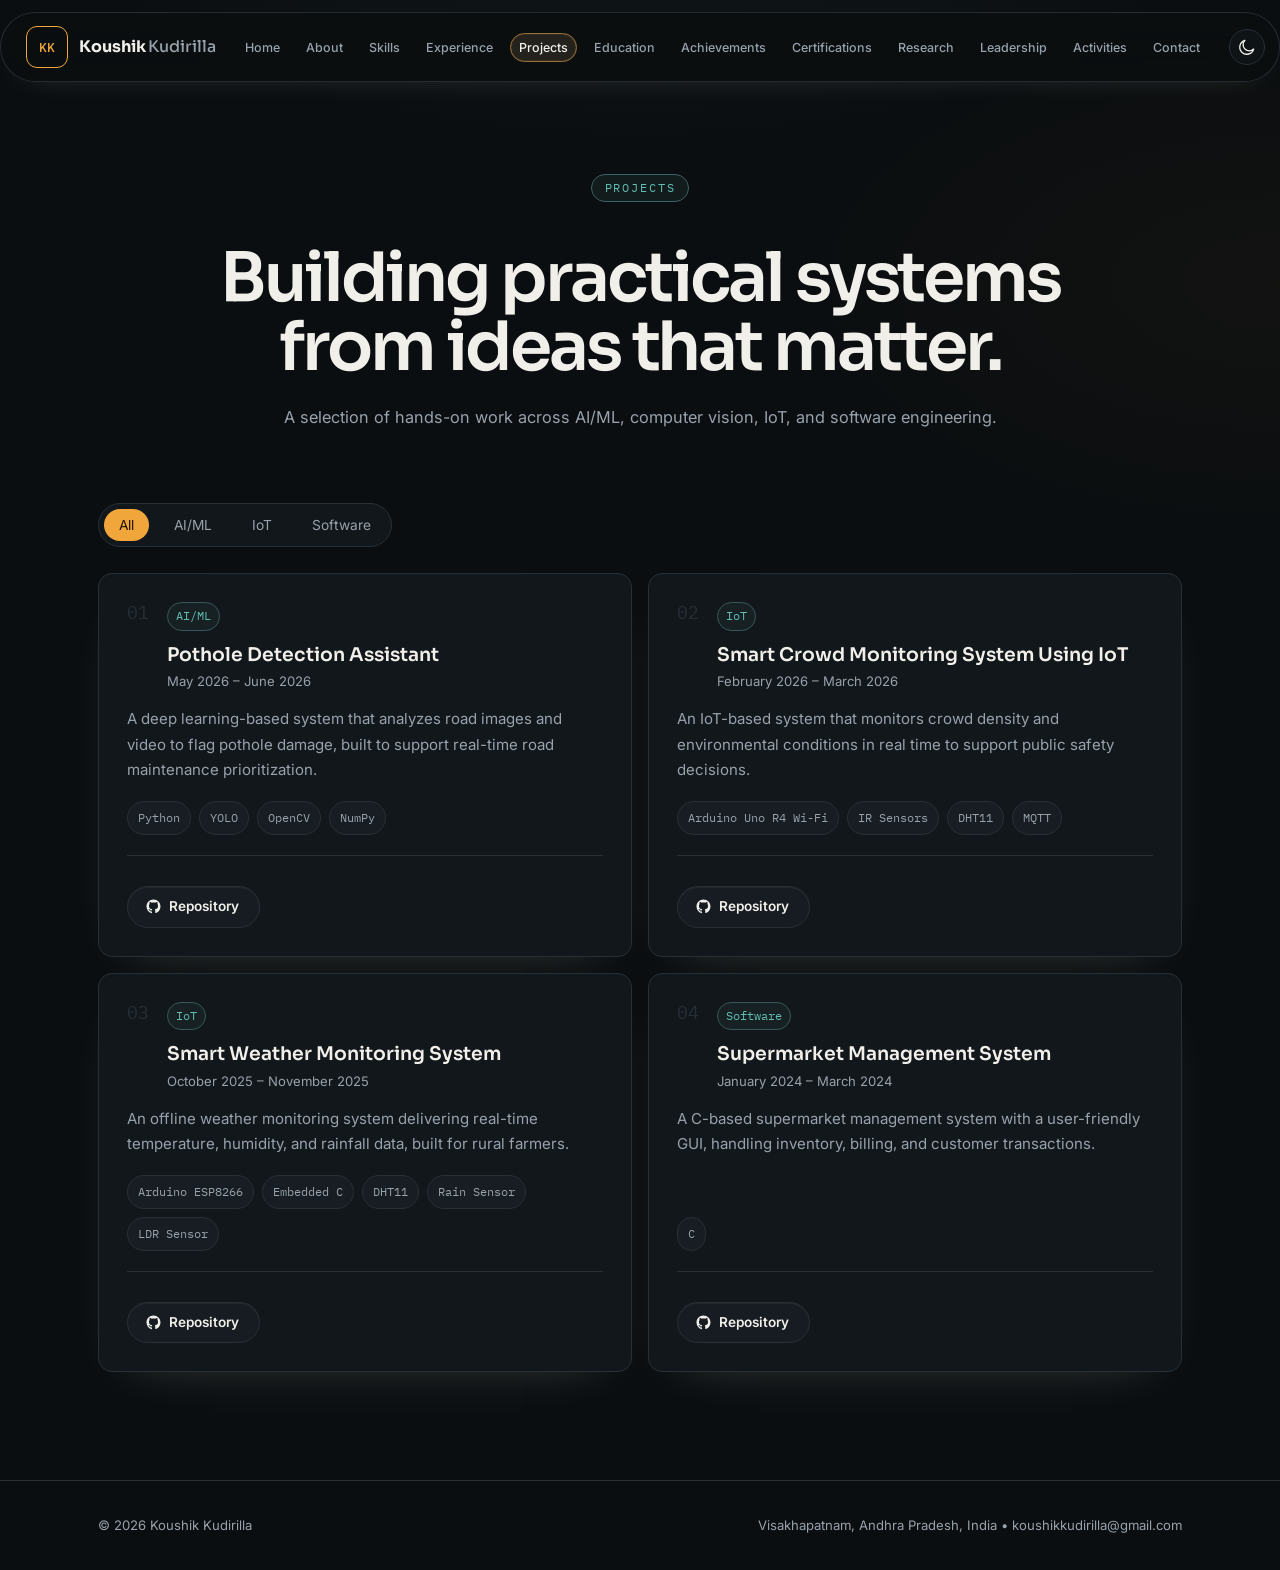
<file: projects.html>
<!DOCTYPE html>
<html lang="en"><head>
<meta charset="UTF-8"><meta name="viewport" content="width=device-width, initial-scale=1.0">
<title>Featured Projects — Koushik Kudirilla</title>
<meta name="description" content="Independent projects spanning deep learning, IoT hardware, and systems programming.">
<meta name="theme-color" content="#0B0E10">
<link rel="icon" href="assets/favicon/favicon.svg" type="image/svg+xml">
<link rel="preconnect" href="https://fonts.googleapis.com"><link rel="preconnect" href="https://fonts.gstatic.com" crossorigin>
<link href="https://fonts.googleapis.com/css2?family=Sora:wght@500;600;700&family=Inter:wght@400;500;600&family=IBM+Plex+Mono:wght@400;500&display=swap" rel="stylesheet">
<link rel="stylesheet" href="style.css">
</head><body data-theme="dark" data-page="projects">
<a class="skip-link" href="#main-content">Skip to content</a>
<div id="site-nav"></div>
<main id="main-content"><section class="page-hero"><div class="container"><div class="section-head"><span class="section-kicker" id="page-kicker">Projects</span><h1 id="page-title"></h1><p id="page-description"></p></div></div></section><section class="page-content"><div class="container"><div class="filter-row" id="filter-row" role="group" aria-label="Filter projects by category"></div><div class="project-grid reveal" id="project-grid"></div></div></section></main>
<div id="site-footer"></div>
<div class="modal" id="resume-modal" aria-hidden="true"><div class="modal-dialog" role="dialog" aria-modal="true" aria-labelledby="resume-modal-title"><div class="modal-head"><strong id="resume-modal-title">Resume Preview</strong><button class="modal-close" id="resume-close" type="button" aria-label="Close resume preview">×</button></div><div class="modal-viewer pdf-scroll" id="resume-viewer" aria-label="Resume document preview"></div><div class="modal-fallback">Prefer the original file? <a id="resume-open" href="assets/resume.pdf" target="_blank" rel="noopener noreferrer">Open resume</a> · <a href="assets/resume.pdf" download>Download</a></div></div></div><script src="data.js"></script><script src="page-templates.js"></script><script src="script.js"></script></body></html>
</file>
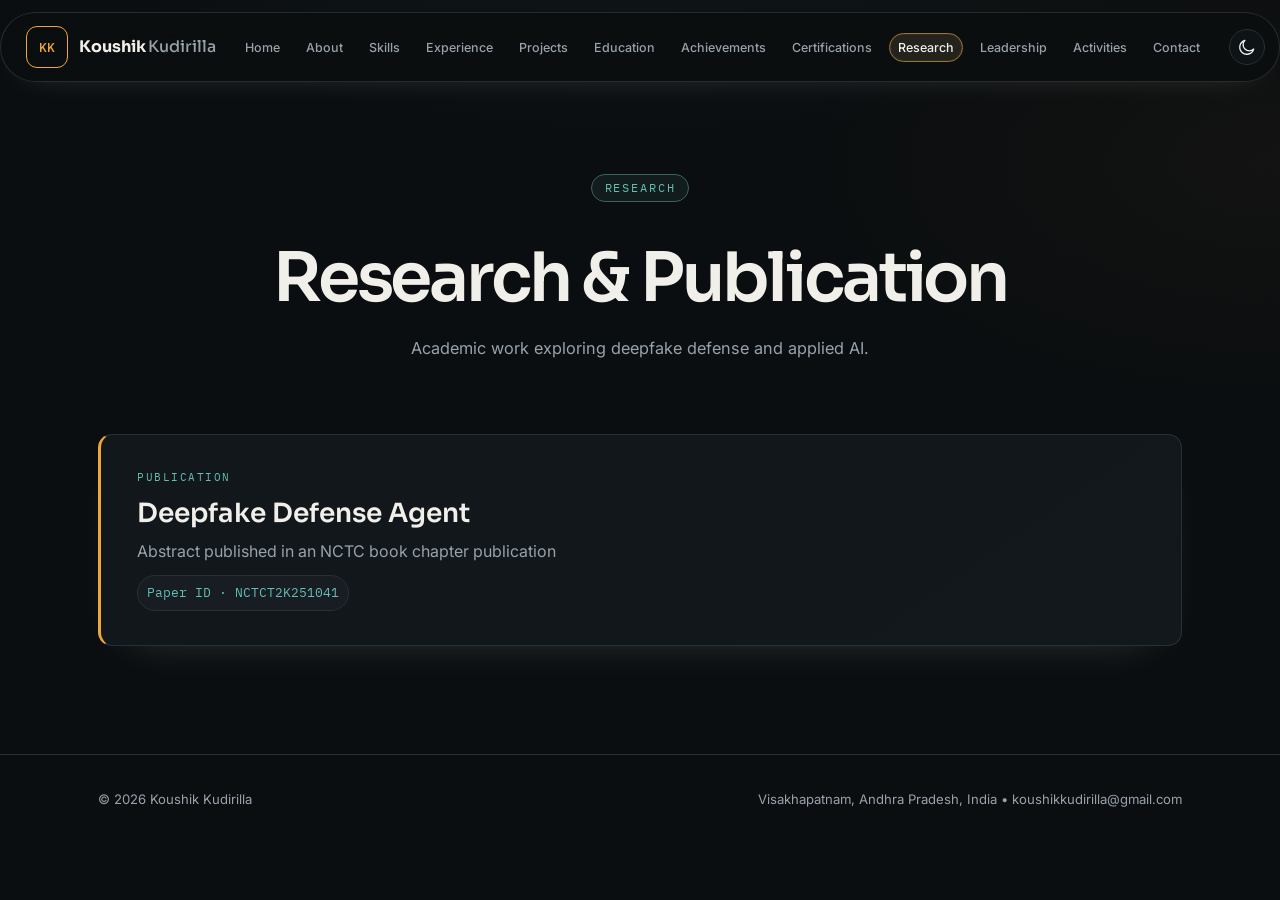
<file: research.html>
<!DOCTYPE html>
<html lang="en"><head>
<meta charset="UTF-8"><meta name="viewport" content="width=device-width, initial-scale=1.0">
<title>Research & Publication — Koushik Kudirilla</title>
<meta name="description" content="Academic work exploring deepfake defense and applied AI.">
<meta name="theme-color" content="#0B0E10">
<link rel="icon" href="assets/favicon/favicon.svg" type="image/svg+xml">
<link rel="preconnect" href="https://fonts.googleapis.com"><link rel="preconnect" href="https://fonts.gstatic.com" crossorigin>
<link href="https://fonts.googleapis.com/css2?family=Sora:wght@500;600;700&family=Inter:wght@400;500;600&family=IBM+Plex+Mono:wght@400;500&display=swap" rel="stylesheet">
<link rel="stylesheet" href="style.css">
</head><body data-theme="dark" data-page="research">
<a class="skip-link" href="#main-content">Skip to content</a>
<div id="site-nav"></div>
<main id="main-content"><section class="page-hero"><div class="container"><div class="section-head"><span class="section-kicker" id="page-kicker"></span><h1 id="page-title"></h1><p id="page-description"></p></div></div></section><section class="page-content"><div class="container"><div class="single-callout reveal" id="research-callout"></div></div></section></main>
<div id="site-footer"></div>
<div class="modal" id="resume-modal" aria-hidden="true"><div class="modal-dialog" role="dialog" aria-modal="true" aria-labelledby="resume-modal-title"><div class="modal-head"><strong id="resume-modal-title">Resume Preview</strong><button class="modal-close" id="resume-close" type="button" aria-label="Close resume preview">×</button></div><div class="modal-viewer pdf-scroll" id="resume-viewer" aria-label="Resume document preview"></div><div class="modal-fallback">Prefer the original file? <a id="resume-open" href="assets/resume.pdf" target="_blank" rel="noopener noreferrer">Open resume</a> · <a href="assets/resume.pdf" download>Download</a></div></div></div><script src="data.js"></script><script src="page-templates.js"></script><script src="script.js"></script></body></html>
</file>
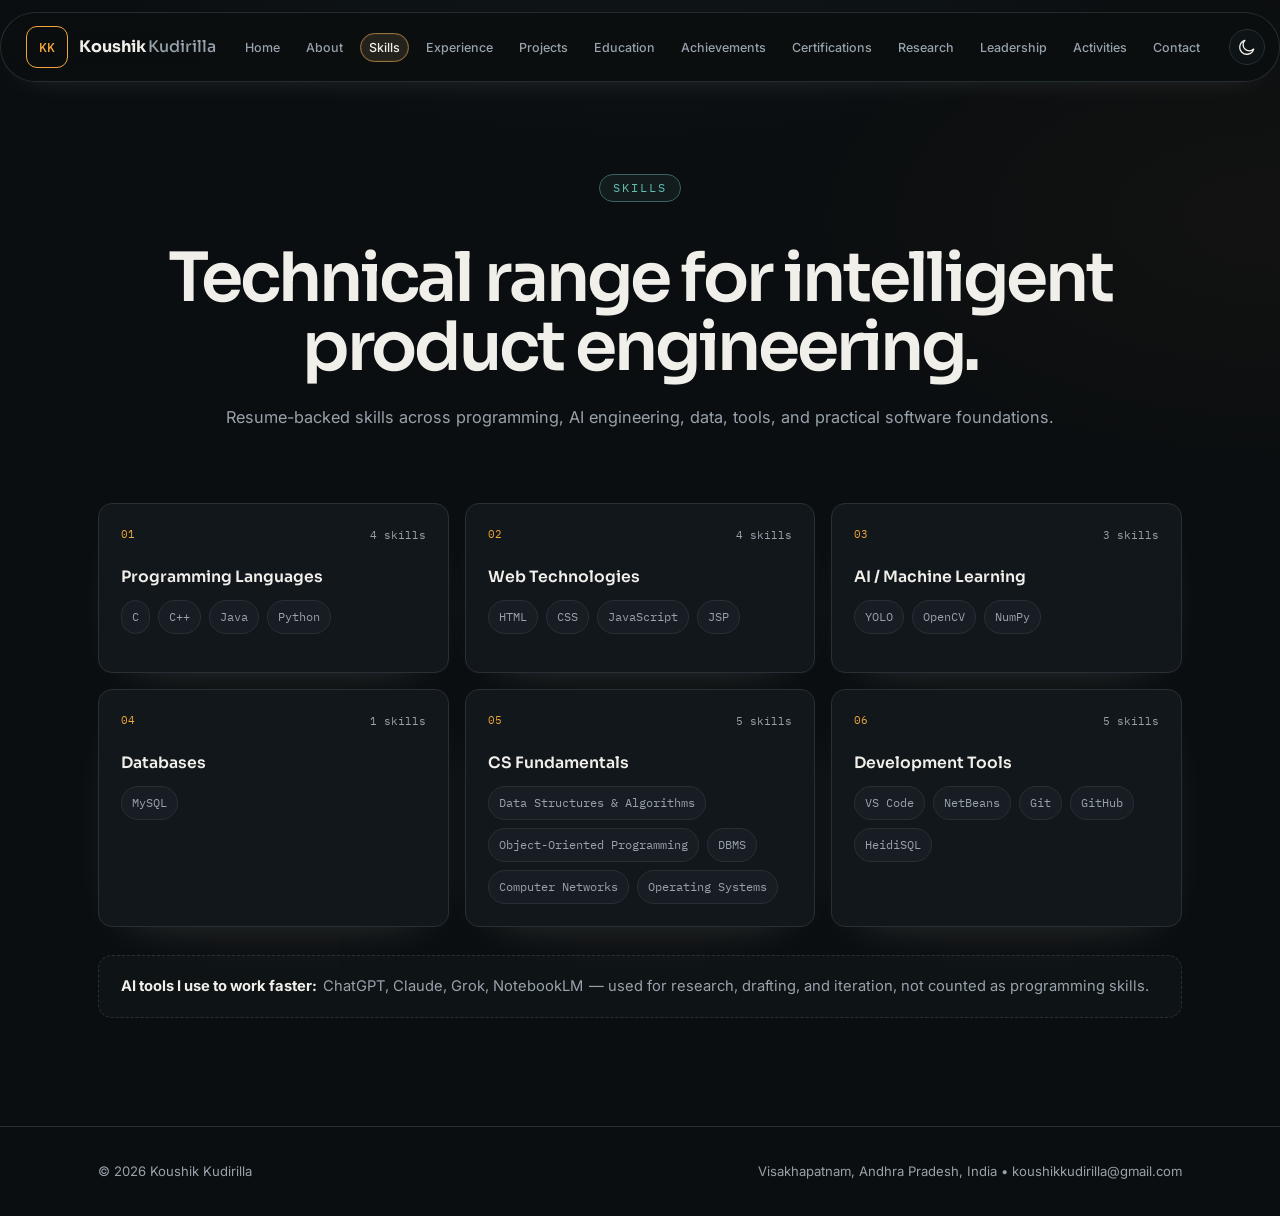
<file: skills.html>
<!DOCTYPE html>
<html lang="en"><head>
<meta charset="UTF-8"><meta name="viewport" content="width=device-width, initial-scale=1.0">
<title>Technical Skills — Koushik Kudirilla</title>
<meta name="description" content="Languages, tools, and fundamentals used across coursework, projects, and internship.">
<meta name="theme-color" content="#0B0E10">
<link rel="icon" href="assets/favicon/favicon.svg" type="image/svg+xml">
<link rel="preconnect" href="https://fonts.googleapis.com"><link rel="preconnect" href="https://fonts.gstatic.com" crossorigin>
<link href="https://fonts.googleapis.com/css2?family=Sora:wght@500;600;700&family=Inter:wght@400;500;600&family=IBM+Plex+Mono:wght@400;500&display=swap" rel="stylesheet">
<link rel="stylesheet" href="style.css">
</head><body data-theme="dark" data-page="skills">
<a class="skip-link" href="#main-content">Skip to content</a>
<div id="site-nav"></div>
<main id="main-content"><section class="page-hero"><div class="container"><div class="section-head"><span class="section-kicker" id="page-kicker"></span><h1 id="page-title"></h1><p id="page-description"></p></div></div></section><section class="page-content"><div class="container"><div class="skills-grid reveal" id="skills-grid"></div><p class="ai-tools-note"><strong>AI tools I use to work faster:</strong> <span id="ai-tools-list"></span> — used for research, drafting, and iteration, not counted as programming skills.</p></div></section></main>
<div id="site-footer"></div>
<div class="modal" id="resume-modal" aria-hidden="true"><div class="modal-dialog" role="dialog" aria-modal="true" aria-labelledby="resume-modal-title"><div class="modal-head"><strong id="resume-modal-title">Resume Preview</strong><button class="modal-close" id="resume-close" type="button" aria-label="Close resume preview">×</button></div><div class="modal-viewer pdf-scroll" id="resume-viewer" aria-label="Resume document preview"></div><div class="modal-fallback">Prefer the original file? <a id="resume-open" href="assets/resume.pdf" target="_blank" rel="noopener noreferrer">Open resume</a> · <a href="assets/resume.pdf" download>Download</a></div></div></div><script src="data.js"></script><script src="page-templates.js"></script><script src="script.js"></script></body></html>
</file>
<file: style.css>
/* ==========================================================================
   THEME VARIABLES
   Change the whole look of the site by editing the values below.
   ========================================================================== */
:root {
  /* --- EDITABLE CONTENT: color palette --- */
  --bg: #0B0E10;
  --surface: #12171B;
  --surface-2: #171D22;
  --text: #F1EFEA;
  --muted: #98A2AC;
  --border: #273037;
  --accent: #F0A63A;      /* primary accent — buttons, highlights */
  --accent-2: #62BDB3;    /* secondary accent — tags, links */
  --accent-ink: #1A1300;  /* text color used on top of --accent */

  --radius-sm: 4px;
  --radius-md: 8px;
  --container: 1120px;
  --gutter: clamp(20px, 5vw, 56px);

  --font-display: "Sora", "Segoe UI", sans-serif;
  --font-body: "Inter", "Segoe UI", sans-serif;
  --font-mono: "IBM Plex Mono", "Courier New", monospace;

  color-scheme: dark;
}

[data-theme="light"] {
  --bg: #F7F5F1;
  --surface: #FFFFFF;
  --surface-2: #EFECE6;
  --text: #1C1B18;
  --muted: #5C5850;
  --border: #DEDAD2;
  --accent: #B9791F;
  --accent-2: #2F7A72;
  --accent-ink: #FFFFFF;
  color-scheme: light;
}

/* ==========================================================================
   RESET & BASE
   ========================================================================== */
*, *::before, *::after { box-sizing: border-box; }
html { scroll-behavior: smooth; }
@media (prefers-reduced-motion: reduce) {
  html { scroll-behavior: auto; }
  *, *::before, *::after {
    animation-duration: 0.001ms !important;
    animation-iteration-count: 1 !important;
    transition-duration: 0.001ms !important;
    scroll-behavior: auto !important;
  }
}

body {
  margin: 0;
  background: var(--bg);
  color: var(--text);
  font-family: var(--font-body);
  font-size: 16px;
  line-height: 1.6;
  -webkit-font-smoothing: antialiased;
}

img { max-width: 100%; display: block; }

a { color: inherit; text-decoration: none; }

h1, h2, h3, h4 {
  font-family: var(--font-display);
  line-height: 1.15;
  margin: 0;
  font-weight: 600;
}

p { margin: 0; }

ul { margin: 0; padding: 0; list-style: none; }

button { font-family: inherit; cursor: pointer; }

:focus-visible {
  outline: 2px solid var(--accent);
  outline-offset: 3px;
}

.container {
  max-width: var(--container);
  margin: 0 auto;
  padding: 0 var(--gutter);
}

.section {
  padding: 88px 0;
  border-top: 1px solid var(--border);
}

.section:first-of-type { border-top: none; }

/* Subtle atmospheric depth keeps the dark theme from feeling flat. */
.section {
  position: relative;
  isolation: isolate;
  overflow: hidden;
}
.section::after {
  content: "";
  position: absolute;
  width: 420px;
  height: 260px;
  right: -180px;
  top: 20%;
  border-radius: 50%;
  background: color-mix(in srgb, var(--accent-2) 7%, transparent);
  filter: blur(80px);
  pointer-events: none;
  z-index: -1;
}
.section > .container { position: relative; z-index: 1; }

.section-head {
  max-width: 760px;
  margin-bottom: 48px;
  padding-left: 20px;
  border-left: 2px solid var(--accent);
}

.section-head h2 {
  font-size: clamp(2rem, 3.6vw, 2.75rem);
  line-height: 1.08;
  letter-spacing: -0.025em;
  font-weight: 600;
}

.section-head p {
  color: var(--muted);
  margin-top: 10px;
  font-size: 1.02rem;
}


/* reveal-on-scroll (single orchestrated pattern, not per-card) */
.reveal {
  opacity: 0;
  transform: translateY(16px);
  transition: opacity 0.6s ease, transform 0.6s ease;
}
.reveal.is-visible { opacity: 1; transform: translateY(0); }

/* ==========================================================================
   SKIP LINK / ACCESSIBILITY
   ========================================================================== */
.skip-link {
  position: absolute;
  left: -9999px;
  top: 0;
  background: var(--accent);
  color: var(--accent-ink);
  padding: 10px 16px;
  z-index: 200;
  border-radius: var(--radius-sm);
}
.skip-link:focus { left: 16px; top: 16px; }

/* ==========================================================================
   NAVIGATION
   ========================================================================== */
.site-header {
  position: sticky;
  top: 0;
  z-index: 100;
  border-bottom: 1px solid var(--border);
  isolation: isolate;
}

/* The frosted-glass backdrop lives on its own layer, not on .site-header
   itself. backdrop-filter/filter on an ancestor forces position:fixed
   descendants (the mobile nav panel) to use THAT ancestor as their
   containing block instead of the viewport — which breaks full-screen
   coverage. Keeping the filter on this isolated pseudo-element avoids that. */
.site-header::before {
  content: "";
  position: absolute;
  inset: 0;
  z-index: -1;
  background: color-mix(in srgb, var(--bg) 90%, transparent);
  backdrop-filter: blur(10px);
  -webkit-backdrop-filter: blur(10px);
}

/* Header gets a wider container than body sections — it's a utility bar
   holding 12 nav items and needs more breathing room than a reading column. */
.site-header .container {
  max-width: 1440px;
}

.nav {
  display: flex;
  align-items: center;
  justify-content: space-between;
  gap: 24px;
  height: 68px;
}

.nav-brand {
  flex-shrink: 0;
  display: flex;
  align-items: center;
  gap: 10px;
}

.brand-mark {
  width: 34px;
  height: 34px;
  border-radius: var(--radius-sm);
  border: 1.5px solid var(--accent);
  display: flex;
  align-items: center;
  justify-content: center;
  font-family: var(--font-mono);
  font-size: 0.82rem;
  font-weight: 500;
  letter-spacing: 0.02em;
  color: var(--accent);
  flex-shrink: 0;
}

.brand-name {
  font-family: var(--font-display);
  font-weight: 700;
  font-size: 1rem;
  letter-spacing: -0.005em;
}

.brand-name .brand-name-last {
  color: var(--muted);
  font-weight: 500;
}

@media (max-width: 560px) {
  .brand-name { display: none; }
}

.nav-links {
  display: flex;
  gap: 18px;
  flex-wrap: nowrap;
}

.nav-links a {
  font-size: 0.86rem;
  white-space: nowrap;
  color: var(--muted);
  padding: 6px 2px;
  border-bottom: 2px solid transparent;
  transition: color 0.2s ease, border-color 0.2s ease;
}

.nav-links a:hover,
.nav-links a:focus-visible { color: var(--text); }

.nav-links a.active {
  color: var(--text);
  border-bottom-color: var(--accent);
}

.nav-actions {
  display: flex;
  align-items: center;
  gap: 12px;
}

.theme-toggle {
  width: 38px;
  height: 38px;
  border-radius: 50%;
  border: 1px solid var(--border);
  background: var(--surface);
  color: var(--text);
  display: flex;
  align-items: center;
  justify-content: center;
}
.theme-toggle:hover { border-color: var(--accent); }
.theme-toggle svg { width: 18px; height: 18px; }
.theme-toggle .icon-sun { display: none; }
[data-theme="light"] .theme-toggle .icon-moon { display: none; }
[data-theme="light"] .theme-toggle .icon-sun { display: block; }

.menu-toggle {
  display: none;
  width: 38px;
  height: 38px;
  border: 1px solid var(--border);
  border-radius: var(--radius-sm);
  background: var(--surface);
  flex-direction: column;
  gap: 4px;
  align-items: center;
  justify-content: center;
}
.menu-toggle span {
  width: 18px;
  height: 2px;
  background: var(--text);
  transition: transform 0.25s ease, opacity 0.25s ease;
}
.menu-toggle[aria-expanded="true"] span:nth-child(1) { transform: translateY(6px) rotate(45deg); }
.menu-toggle[aria-expanded="true"] span:nth-child(2) { opacity: 0; }
.menu-toggle[aria-expanded="true"] span:nth-child(3) { transform: translateY(-6px) rotate(-45deg); }

@media (max-width: 1180px) {
  .nav-links {
    position: fixed;
    inset: 68px 0 0 0;
    background: var(--bg);
    flex-direction: column;
    padding: 28px var(--gutter);
    gap: 4px;
    transform: translateY(-8px);
    opacity: 0;
    pointer-events: none;
    transition: opacity 0.2s ease, transform 0.2s ease;
  }
  .nav-links.open {
    opacity: 1;
    transform: translateY(0);
    pointer-events: auto;
  }
  .nav-links a {
    padding: 14px 4px;
    border-bottom: 1px solid var(--border);
    font-size: 1.05rem;
  }
  .menu-toggle { display: flex; }
}

@media (min-width: 1181px) {
  .menu-toggle { display: none; }
}

/* ==========================================================================
   HERO
   ========================================================================== */
.hero {
  padding: 72px 0 0;
  position: relative;
  overflow: hidden;
}

/* faint dot-grid field behind the hero — signals "data/sensor" territory
   without shouting; fades out toward the edges */
.hero::before {
  content: "";
  position: absolute;
  inset: 0;
  background-image: radial-gradient(color-mix(in srgb, var(--accent-2) 35%, transparent) 1px, transparent 1px);
  background-size: 26px 26px;
  mask-image: radial-gradient(ellipse 70% 60% at 30% 20%, black 0%, transparent 75%);
  -webkit-mask-image: radial-gradient(ellipse 70% 60% at 30% 20%, black 0%, transparent 75%);
  opacity: 0.5;
  pointer-events: none;
}

.hero-grid {
  position: relative;
  display: grid;
  grid-template-columns: 1.25fr 0.95fr;
  gap: 48px;
  align-items: center;
  padding-bottom: 56px;
}

.hero-eyebrow {
  font-family: var(--font-mono);
  color: var(--accent-2);
  font-size: 0.85rem;
  margin-bottom: 18px;
  display: inline-flex;
  align-items: center;
  gap: 8px;
}

.hero-eyebrow::before {
  content: "";
  width: 7px;
  height: 7px;
  border-radius: 50%;
  background: var(--accent-2);
  box-shadow: 0 0 0 3px color-mix(in srgb, var(--accent-2) 25%, transparent);
}

.hero h1 {
  font-size: clamp(2.5rem, 5.6vw, 4rem);
  letter-spacing: -0.015em;
}

.hero-headline {
  margin-top: 16px;
  font-size: clamp(1.05rem, 2vw, 1.25rem);
  color: var(--muted);
  max-width: 46ch;
}

.hero-intro {
  margin-top: 20px;
  max-width: 54ch;
  color: var(--muted);
}

.hero-actions {
  display: flex;
  flex-wrap: wrap;
  gap: 14px;
  margin-top: 32px;
}

.hero-links {
  display: flex;
  gap: 10px;
  margin-top: 28px;
}

.hero-links a {
  display: inline-flex;
  align-items: center;
  gap: 7px;
  font-size: 0.86rem;
  color: var(--muted);
  padding: 8px 14px;
  border-radius: 999px;
  border: 1px solid var(--border);
  transition: color 0.2s ease, border-color 0.2s ease, transform 0.15s ease;
}
.hero-links a svg { width: 14px; height: 14px; }
.hero-links a:hover {
  color: var(--text);
  border-color: var(--accent-2);
  transform: translateY(-1px);
}

/* --- stat strip: real counts pulled from data.js, not decorative filler --- */
.hero-stats {
  display: grid;
  grid-template-columns: repeat(3, auto);
  gap: clamp(28px, 4vw, 52px);
  margin-top: 48px;
  padding-top: 28px;
  border-top: 1px solid var(--border);
}

.hero-stat-value {
  font-family: var(--font-display);
  font-size: 1.7rem;
  font-weight: 700;
  color: var(--text);
}

.hero-stat-label {
  margin-top: 4px;
  font-size: 0.8rem;
  color: var(--muted);
}

/* --- photo panel with a detection-frame treatment: a nod to the bounding
   boxes in the pothole-detection project rather than a generic headshot --- */
.hero-frame {
  position: relative;
  padding: 16px;
}

.hero-glow {
  position: absolute;
  inset: 30px;
  z-index: -1;
  background: radial-gradient(circle, color-mix(in srgb, var(--accent-2) 22%, transparent) 0%, transparent 70%);
  filter: blur(28px);
  pointer-events: none;
}

.hero-panel {
  position: relative;
  aspect-ratio: 4 / 5;
  border-radius: var(--radius-sm);
  border: 1px solid var(--border);
  overflow: hidden;
  background: var(--surface);
  box-shadow: 0 24px 48px -24px rgba(0, 0, 0, 0.5);
}

.hero-photo {
  width: 100%;
  height: 100%;
  object-fit: cover;
  object-position: center top;
  display: block;
}

/* subtle bottom-fade so the detection tag stays legible over any photo */
.hero-panel::after {
  content: "";
  position: absolute;
  inset: auto 0 0 0;
  height: 40%;
  background: linear-gradient(to top, rgba(0, 0, 0, 0.55), transparent);
  pointer-events: none;
}

/* corner brackets, offset outside the frame */
.hero-frame::before,
.hero-frame::after,
.hero-corner-br,
.hero-corner-bl {
  content: "";
  position: absolute;
  width: 26px;
  height: 26px;
  border-color: var(--accent);
  border-style: solid;
  border-width: 0;
}
.hero-frame::before { top: 0; left: 0; border-top-width: 2px; border-left-width: 2px; }
.hero-frame::after { top: 0; right: 0; border-top-width: 2px; border-right-width: 2px; }
.hero-corner-br { bottom: 0; right: 0; border-bottom-width: 2px; border-right-width: 2px; }
.hero-corner-bl { bottom: 0; left: 0; border-bottom-width: 2px; border-left-width: 2px; }

.hero-tag {
  position: absolute;
  left: 32px;
  bottom: 32px;
  z-index: 2;
  font-family: var(--font-mono);
  font-size: 0.72rem;
  color: var(--accent);
  background: color-mix(in srgb, var(--bg) 78%, transparent);
  border: 1px solid var(--accent);
  padding: 5px 10px;
  border-radius: var(--radius-sm);
  backdrop-filter: blur(2px);
}

/* Fallback initials avatar — used automatically if hero-avatar is a <div>
   instead of an <img> (e.g. before a photo has been added) */
div.hero-panel-avatar {
  width: 100%;
  height: 100%;
  background: var(--surface-2);
  display: flex;
  align-items: center;
  justify-content: center;
  font-family: var(--font-display);
  font-size: 3rem;
  font-weight: 700;
  color: var(--accent);
}

@media (max-width: 900px) {
  .hero-grid { grid-template-columns: 1fr; padding-bottom: 40px; }
  .hero-frame { max-width: 280px; margin: 0 auto 8px; order: -1; }
  .hero-stats { grid-template-columns: repeat(3, 1fr); gap: 16px; }
}

/* ==========================================================================
   BUTTONS
   ========================================================================== */
.btn {
  display: inline-flex;
  align-items: center;
  gap: 8px;
  padding: 13px 24px;
  border-radius: var(--radius-sm);
  font-size: 0.95rem;
  font-weight: 600;
  border: 1px solid transparent;
  transition: transform 0.15s ease, background 0.2s ease, border-color 0.2s ease, box-shadow 0.2s ease;
}
.btn:hover { transform: translateY(-1px); }
.btn svg { width: 15px; height: 15px; transition: transform 0.2s ease; }
.btn:hover svg { transform: translate(2px, -2px); }

.btn-primary {
  background: var(--accent);
  color: var(--accent-ink);
  box-shadow: 0 1px 0 0 color-mix(in srgb, var(--accent) 40%, transparent);
}
.btn-primary:hover {
  background: color-mix(in srgb, var(--accent) 85%, white 15%);
  box-shadow: 0 8px 24px -8px color-mix(in srgb, var(--accent) 65%, transparent);
}

.btn-outline {
  background: transparent;
  border-color: var(--border);
  color: var(--text);
}
.btn-outline:hover { border-color: var(--accent); background: var(--surface); }

/* ==========================================================================
   ABOUT
   ========================================================================== */
.about-grid {
  display: grid;
  grid-template-columns: minmax(0, 1.02fr) minmax(0, 0.98fr);
  gap: 24px;
  align-items: stretch;
}

.about-grid > p {
  color: var(--muted);
  background: var(--surface);
  border: 1px solid var(--border);
  border-radius: var(--radius-md);
  padding: 30px 32px;
  font-size: 1rem;
  line-height: 1.8;
}

.about-points {
  background: var(--surface);
  border: 1px solid var(--border);
  border-radius: var(--radius-md);
  padding: 6px 26px;
}

.about-points li {
  display: flex;
  gap: 12px;
  padding: 16px 0;
  border-top: 1px solid var(--border);
  font-size: 0.94rem;
  line-height: 1.55;
}
.about-points li:first-child { border-top: none; }
.about-points li:last-child { border-bottom: none; }
.about-points li::before {
  content: "";
  width: 7px;
  height: 7px;
  margin-top: 7px;
  border-radius: 50%;
  background: var(--accent);
  box-shadow: 0 0 0 4px color-mix(in srgb, var(--accent) 10%, transparent);
  flex-shrink: 0;
}

@media (max-width: 760px) {
  .about-grid { grid-template-columns: 1fr; gap: 18px; }
  .about-grid > p { padding: 24px; }
  .about-points { padding: 4px 20px; }
}

/* ==========================================================================
   SKILLS
   ========================================================================== */
.skills-grid {
  display: grid;
  grid-template-columns: repeat(auto-fit, minmax(230px, 1fr));
  gap: 22px;
}

.skill-card {
  background: var(--surface);
  border: 1px solid var(--border);
  border-radius: var(--radius-md);
  padding: 22px;
  border-top: 2px solid var(--border);
  transition: border-top-color 0.2s ease, transform 0.2s ease;
}
.skill-card:hover {
  border-top-color: var(--accent-2);
  transform: translateY(-2px);
}

.skill-card h3 {
  font-size: 1rem;
  margin-bottom: 14px;
}

.tag-list {
  display: flex;
  flex-wrap: wrap;
  gap: 8px;
}

.tag {
  font-family: var(--font-mono);
  font-size: 0.78rem;
  padding: 5px 10px;
  border-radius: var(--radius-sm);
  border: 1px solid var(--border);
  color: var(--muted);
  background: var(--surface-2);
}

.ai-tools-note {
  margin-top: 28px;
  padding: 18px 22px;
  border: 1px dashed var(--border);
  border-radius: var(--radius-md);
  color: var(--muted);
  font-size: 0.92rem;
}
.ai-tools-note strong { color: var(--text); }

/* ==========================================================================
   TIMELINE (experience / education / workshops)
   ========================================================================== */
.timeline {
  position: relative;
  padding-left: 28px;
  border-left: 1px solid var(--border);
}

.timeline-item {
  position: relative;
  padding-bottom: 40px;
}
.timeline-item:last-child { padding-bottom: 0; }

.timeline-item::before {
  content: "";
  position: absolute;
  left: -33px;
  top: 4px;
  width: 9px;
  height: 9px;
  border-radius: 50%;
  background: var(--accent);
  box-shadow: 0 0 0 4px var(--bg);
}

.timeline-date {
  font-family: var(--font-mono);
  font-size: 0.8rem;
  color: var(--accent-2);
}

.timeline-item h3 {
  font-size: 1.1rem;
  margin-top: 6px;
}

.timeline-meta {
  color: var(--muted);
  font-size: 0.92rem;
  margin-top: 4px;
}

.timeline-item ul {
  margin-top: 12px;
}

.timeline-item ul li {
  display: flex;
  gap: 10px;
  color: var(--muted);
  font-size: 0.94rem;
  padding: 6px 0;
}
.timeline-item ul li::before {
  content: "—";
  color: var(--border);
  flex-shrink: 0;
}

.timeline-status {
  display: inline-block;
  margin-top: 8px;
  font-size: 0.75rem;
  font-family: var(--font-mono);
  padding: 3px 9px;
  border-radius: 999px;
  border: 1px solid var(--accent-2);
  color: var(--accent-2);
}

/* ==========================================================================
   PROJECTS
   ========================================================================== */
.filter-row {
  display: flex;
  flex-wrap: wrap;
  gap: 10px;
  margin-bottom: 32px;
}

.filter-btn {
  background: var(--surface);
  border: 1px solid var(--border);
  color: var(--muted);
  padding: 8px 16px;
  border-radius: 999px;
  font-size: 0.86rem;
  transition: border-color 0.2s ease, color 0.2s ease;
}
.filter-btn:hover { color: var(--text); }
.filter-btn[aria-pressed="true"] {
  border-color: var(--accent);
  color: var(--text);
  background: var(--surface-2);
}

.project-grid {
  display: grid;
  grid-template-columns: repeat(auto-fit, minmax(300px, 1fr));
  gap: 22px;
}

.project-card {
  background: var(--surface);
  border: 1px solid var(--border);
  border-radius: var(--radius-md);
  padding: 26px;
  display: flex;
  flex-direction: column;
  transition: border-color 0.2s ease, transform 0.2s ease, box-shadow 0.2s ease;
}
.project-card:hover {
  border-color: var(--accent-2);
  transform: translateY(-3px);
  box-shadow: 0 12px 28px -16px color-mix(in srgb, var(--accent-2) 45%, transparent);
}

.project-card-top {
  display: flex;
  justify-content: space-between;
  align-items: flex-start;
  gap: 12px;
}

.project-category {
  font-family: var(--font-mono);
  font-size: 0.72rem;
  color: var(--accent-2);
}

.project-card h3 {
  font-size: 1.12rem;
  margin-top: 10px;
}

.project-date {
  font-size: 0.82rem;
  color: var(--muted);
  margin-top: 4px;
}

.project-card p.project-desc {
  margin-top: 14px;
  color: var(--muted);
  font-size: 0.94rem;
  flex-grow: 1;
}

.project-card .tag-list { margin-top: 18px; }

.project-card-footer {
  margin-top: 20px;
  padding-top: 16px;
  border-top: 1px solid var(--border);
}

/* Pill-shaped chip link — used for the "Repository" and "Certificate" links.
   Dark, rounded, icon + label, subtle lift on hover. */
.chip-link {
  display: inline-flex;
  align-items: center;
  gap: 8px;
  padding: 9px 18px;
  border-radius: 999px;
  background: color-mix(in srgb, var(--surface-2) 100%, black 4%);
  border: 1px solid var(--border);
  box-shadow: inset 0 1px 0 0 color-mix(in srgb, var(--text) 6%, transparent);
  font-size: 0.85rem;
  font-weight: 600;
  color: var(--text);
  transition: transform 0.15s ease, border-color 0.2s ease, background 0.2s ease;
}
.chip-link svg { width: 15px; height: 15px; flex-shrink: 0; }
.chip-link:hover {
  transform: translateY(-1px);
  border-color: var(--accent-2);
  background: color-mix(in srgb, var(--surface-2) 88%, var(--accent-2) 12%);
}

/* Certificate variant — slightly quieter than the primary Repository chip */
.chip-link-outline {
  background: transparent;
  box-shadow: none;
  color: var(--accent-2);
}
.chip-link-outline:hover {
  border-color: var(--accent);
  color: var(--accent);
  background: color-mix(in srgb, var(--accent) 8%, transparent);
}

/* ==========================================================================
   ACHIEVEMENTS
   ========================================================================== */
.achievements-grid {
  display: grid;
  grid-template-columns: repeat(auto-fit, minmax(240px, 1fr));
  gap: 20px;
}

.achievement-card {
  background: var(--surface);
  border: 1px solid var(--border);
  border-radius: var(--radius-md);
  padding: 24px;
  position: relative;
  overflow: hidden;
  transition: transform 0.2s ease, border-color 0.2s ease;
}
.achievement-card:hover {
  transform: translateY(-2px);
  border-color: var(--accent);
}
.achievement-title {
  font-family: var(--font-display);
  font-size: 1.35rem;
  color: var(--accent);
  position: relative;
}

.achievement-context {
  margin-top: 8px;
  font-size: 0.96rem;
}

.achievement-detail {
  margin-top: 6px;
  color: var(--muted);
  font-size: 0.88rem;
}

.achievement-date {
  margin-top: 14px;
  font-family: var(--font-mono);
  font-size: 0.76rem;
  color: var(--muted);
}

/* ==========================================================================
   CERTIFICATIONS
   ========================================================================== */
.cert-grid {
  display: grid;
  grid-template-columns: repeat(auto-fit, minmax(260px, 1fr));
  gap: 20px;
}

.cert-card {
  background: var(--surface);
  border: 1px solid var(--border);
  border-radius: var(--radius-md);
  padding: 22px;
}

.cert-card h3 { font-size: 1rem; }
.cert-course { color: var(--muted); font-size: 0.9rem; margin-top: 6px; }

.cert-meta {
  display: flex;
  justify-content: space-between;
  align-items: center;
  margin-top: 16px;
  padding-top: 14px;
  border-top: 1px solid var(--border);
  font-size: 0.84rem;
}

.cert-org { color: var(--accent-2); }
.cert-score {
  font-family: var(--font-mono);
  color: var(--accent);
}

/* Certificate chip links need a little top margin wherever they follow
   other content (cert cards, timeline items, workshop list) */
.chip-link {
  margin-top: 14px;
}

/* ==========================================================================
   RESEARCH / LEADERSHIP CALLOUTS
   ========================================================================== */
.single-callout {
  max-width: 780px;
  background: var(--surface);
  border: 1px solid var(--border);
  border-left: 3px solid var(--accent);
  border-radius: var(--radius-md);
  padding: 34px 38px;
}

.callout h3,
.single-callout h3 { font-size: 1.25rem; }
.callout .meta,
.single-callout .meta {
  font-family: var(--font-mono);
  font-size: 0.8rem;
  color: var(--accent-2);
  margin-top: 10px;
}
.callout p,
.single-callout p { color: var(--muted); margin-top: 10px; }
.callout ul,
.single-callout ul { margin-top: 14px; }
.callout ul li,
.single-callout ul li {
  display: flex;
  gap: 10px;
  color: var(--muted);
  font-size: 0.94rem;
  padding: 5px 0;
}
.callout ul li::before,
.single-callout ul li::before { content: "—"; color: var(--border); }

/* ==========================================================================
   ACTIVITIES (workshops / community / strengths / hobbies)
   ========================================================================== */
.activities-grid {
  display: grid;
  grid-template-columns: 1.18fr 0.82fr;
  gap: 24px;
  align-items: start;
}

.activity-column {
  display: grid;
  gap: 24px;
}

.activity-card {
  background: var(--surface);
  border: 1px solid var(--border);
  border-radius: var(--radius-md);
  padding: 26px;
  transition: transform 0.2s ease, border-color 0.2s ease, box-shadow 0.2s ease;
}

.activity-card:hover {
  transform: translateY(-2px);
  border-color: color-mix(in srgb, var(--accent-2) 55%, var(--border));
  box-shadow: 0 14px 30px -24px color-mix(in srgb, var(--text) 30%, transparent);
}

.activity-card-featured {
  border-top: 2px solid var(--accent-2);
}

.activity-card-head {
  display: flex;
  gap: 14px;
  align-items: flex-start;
  margin-bottom: 20px;
}

.activity-icon {
  width: 42px;
  height: 42px;
  flex: 0 0 42px;
  display: inline-flex;
  align-items: center;
  justify-content: center;
  border: 1px solid color-mix(in srgb, var(--accent-2) 35%, var(--border));
  border-radius: 10px;
  background: color-mix(in srgb, var(--accent-2) 9%, var(--surface));
  color: var(--accent-2);
}

.activity-icon svg { width: 21px; height: 21px; }

.subheading {
  font-size: 0.78rem;
  text-transform: uppercase;
  letter-spacing: 0.08em;
  color: var(--accent-2);
  margin-bottom: 6px;
  font-weight: 600;
}

.activity-lead {
  color: var(--muted);
  font-size: 0.9rem;
  line-height: 1.55;
}

.activity-list li {
  padding: 16px 0;
  border-top: 1px solid var(--border);
}
.activity-list li:last-child { border-bottom: 1px solid var(--border); }
.activity-list .item-title {
  font-weight: 600;
  font-size: 0.96rem;
}
.activity-list .item-meta {
  color: var(--muted);
  font-family: var(--font-mono);
  font-size: 0.72rem;
  margin-top: 5px;
}
.activity-list .item-detail {
  color: var(--muted);
  font-size: 0.86rem;
  line-height: 1.55;
  margin-top: 8px;
  max-width: 60ch;
}

.prominent-pills {
  display: grid;
  grid-template-columns: repeat(2, minmax(0, 1fr));
  gap: 10px;
}

.pill {
  display: flex;
  align-items: center;
  min-height: 46px;
  padding: 10px 14px;
  border-radius: var(--radius-sm);
  border: 1px solid var(--border);
  background: var(--surface-2);
  font-size: 0.84rem;
  color: var(--text);
  line-height: 1.3;
  transition: border-color 0.2s ease, background 0.2s ease, transform 0.2s ease;
}

.pill:hover {
  border-color: var(--accent);
  background: color-mix(in srgb, var(--accent) 7%, var(--surface-2));
  transform: translateY(-1px);
}

.hobbies-block { margin-top: 30px; }

.cert-heading {
  display: flex;
  align-items: center;
  gap: 12px;
}

.cert-icon {
  width: 34px;
  height: 34px;
  flex: 0 0 34px;
  display: inline-flex;
  align-items: center;
  justify-content: center;
  border: 1px solid color-mix(in srgb, var(--accent) 45%, var(--border));
  border-radius: 9px;
  color: var(--accent);
  background: color-mix(in srgb, var(--accent) 8%, var(--surface));
}
.cert-icon svg { width: 18px; height: 18px; }

@media (max-width: 860px) {
  .activities-grid { grid-template-columns: 1fr; }
}

@media (max-width: 520px) {
  .activity-card { padding: 22px; }
  .prominent-pills { grid-template-columns: 1fr; }
}

/* ==========================================================================
   CONTACT
   ========================================================================== */
.contact-section {
  padding: 88px 0 100px;
}

.contact-box {
  background: var(--surface);
  border: 1px solid var(--border);
  border-radius: var(--radius-md);
  padding: clamp(32px, 6vw, 64px);
  text-align: left;
}

.contact-box h2 {
  font-size: clamp(1.8rem, 4vw, 2.6rem);
  max-width: 18ch;
}

.contact-box p {
  color: var(--muted);
  margin-top: 16px;
  max-width: 52ch;
}

.contact-actions {
  display: flex;
  flex-wrap: wrap;
  gap: 14px;
  margin-top: 32px;
}

.contact-links {
  display: flex;
  flex-wrap: wrap;
  gap: 24px;
  margin-top: 28px;
  padding-top: 24px;
  border-top: 1px solid var(--border);
}

.contact-links a {
  font-size: 0.92rem;
  color: var(--muted);
}
.contact-links a:hover { color: var(--accent-2); }

/* ==========================================================================
   FOOTER
   ========================================================================== */
.site-footer {
  border-top: 1px solid var(--border);
  padding: 28px 0;
}

.footer-row {
  display: flex;
  justify-content: space-between;
  flex-wrap: wrap;
  gap: 10px;
  font-size: 0.82rem;
  color: var(--muted);
}

/* ============================================================================
   FINAL UI POLISH
   A cohesive visual layer applied to every existing module without changing
   the site's underlying content architecture.
   ============================================================================ */
:root {
  --radius-sm: 8px;
  --radius-md: 14px;
  --surface-elevated: color-mix(in srgb, var(--surface) 88%, var(--text) 2%);
  --shadow-soft: 0 18px 50px -34px color-mix(in srgb, var(--text) 28%, transparent);
  --shadow-hover: 0 22px 55px -32px color-mix(in srgb, var(--accent-2) 35%, transparent);
}

body {
  background:
    radial-gradient(900px 420px at 50% -140px, color-mix(in srgb, var(--accent-2) 7%, transparent), transparent 68%),
    radial-gradient(700px 360px at 100% 18%, color-mix(in srgb, var(--accent) 3%, transparent), transparent 70%),
    var(--bg);
}

[data-theme="dark"] .section {
  border-top-color: color-mix(in srgb, var(--border) 78%, transparent);
}

[data-theme="dark"] .section-head::after {
  background: linear-gradient(90deg, color-mix(in srgb, var(--accent) 82%, transparent), var(--border), transparent);
}

::selection {
  background: color-mix(in srgb, var(--accent) 28%, transparent);
  color: var(--text);
}

.site-header {
  box-shadow: 0 1px 0 color-mix(in srgb, var(--border) 75%, transparent),
              0 14px 30px -28px color-mix(in srgb, var(--text) 40%, transparent);
}

.nav-links { gap: 12px; }
.nav-links a {
  border: 1px solid transparent;
  border-bottom: 1px solid transparent;
  border-radius: 999px;
  padding: 7px 9px;
  font-size: 0.8rem;
}
.nav-links a:hover,
.nav-links a:focus-visible {
  background: var(--surface);
  border-color: var(--border);
}
.nav-links a.active {
  color: var(--text);
  background: color-mix(in srgb, var(--accent) 9%, var(--surface));
  border-color: color-mix(in srgb, var(--accent) 35%, var(--border));
  border-bottom-color: color-mix(in srgb, var(--accent) 55%, var(--border));
}

.section {
  padding: 104px 0;
}

.section-head {
  max-width: 820px;
  margin-bottom: 44px;
  padding: 0 0 18px;
  border-left: 0;
  position: relative;
}
.section-head::after {
  content: "";
  position: absolute;
  left: 0;
  bottom: 0;
  width: min(100%, 520px);
  height: 1px;
  background: linear-gradient(90deg, var(--accent), var(--border), transparent);
}
.section-head h2 {
  font-size: clamp(2rem, 4vw, 3rem);
  letter-spacing: -0.035em;
}
.section-head p {
  max-width: 64ch;
  margin-top: 14px;
  line-height: 1.7;
}

/* HERO */
.hero {
  padding: 92px 0 0;
}
.hero-grid { gap: clamp(42px, 7vw, 92px); padding-bottom: 72px; }
.hero-eyebrow {
  padding: 7px 11px;
  border: 1px solid color-mix(in srgb, var(--accent-2) 28%, var(--border));
  border-radius: 999px;
  background: color-mix(in srgb, var(--accent-2) 5%, transparent);
  margin-bottom: 22px;
}
.hero-eyebrow::before { width: 6px; height: 6px; box-shadow: none; }
.hero h1 { font-size: clamp(3rem, 6.5vw, 5.4rem); line-height: 0.98; letter-spacing: -0.055em; }
.hero-headline { margin-top: 22px; font-size: clamp(1.05rem, 2vw, 1.3rem); color: var(--text); line-height: 1.55; }
.hero-intro { margin-top: 14px; line-height: 1.75; }
.hero-meta {
  display: flex;
  flex-wrap: wrap;
  align-items: center;
  gap: 9px;
  margin-top: 18px;
  color: var(--muted);
  font-family: var(--font-mono);
  font-size: 0.72rem;
}
.hero-meta a:hover { color: var(--accent-2); }
.hero-meta-separator { color: var(--border); }
.hero-actions { margin-top: 30px; }
.btn { border-radius: 999px; padding: 12px 20px; }
.btn-primary { box-shadow: 0 10px 24px -18px var(--accent); }
.hero-links { margin-top: 22px; }
.hero-links a {
  border: 1px solid transparent;
  border-radius: 999px;
  padding: 7px 12px;
}
.hero-links a:hover { border-color: var(--border); background: var(--surface); }
.hero-stats {
  margin-top: 36px;
  padding-top: 20px;
  border-top: 1px solid var(--border);
}
.hero-stat-value { font-size: 1.6rem; }
.hero-stat-label { font-size: 0.7rem; letter-spacing: 0.05em; }
.hero-frame { filter: drop-shadow(0 24px 45px color-mix(in srgb, var(--text) 16%, transparent)); }
.hero-panel {
  border-radius: var(--radius-md);
  border-color: color-mix(in srgb, var(--accent-2) 32%, var(--border));
  background: var(--surface);
}
.hero-photo { border-radius: calc(var(--radius-md) - 2px); }
.hero-tag { border-radius: 999px; left: 20px; bottom: 20px; }

/* ABOUT */
.about-grid { gap: 18px; }
.about-grid > p,
.about-points {
  background: linear-gradient(145deg, var(--surface), color-mix(in srgb, var(--surface) 88%, var(--surface-2)));
  box-shadow: var(--shadow-soft);
}
.about-grid > p { padding: 32px; font-size: 1rem; border: 1px solid var(--border); border-radius: 14px; }
.about-points { padding: 8px 28px; border: 1px solid var(--border); border-radius: 14px; }
.about-points li { align-items: flex-start; padding: 18px 0; }
.about-point-index {
  flex: 0 0 24px;
  color: var(--accent);
  font-family: var(--font-mono);
  font-size: 0.72rem;
  padding-top: 2px;
}
.about-points li::before { display: none; }

/* SKILLS */
.skills-grid { grid-template-columns: repeat(3, minmax(0, 1fr)); gap: 16px; }
.skill-card {
  min-height: 170px;
  padding: 22px;
  border-top: 0;
  background: var(--surface);
  box-shadow: var(--shadow-soft);
  transition: transform .2s ease, border-color .2s ease, box-shadow .2s ease;
}
.skill-card:hover { border-color: var(--accent-2); box-shadow: var(--shadow-hover); }
.skill-card-top { display: flex; justify-content: space-between; align-items: center; margin-bottom: 24px; }
.skill-index { color: var(--accent); font-family: var(--font-mono); font-size: 0.7rem; }
.skill-count { color: var(--muted); font-family: var(--font-mono); font-size: 0.66rem; }
.skill-card h3 { font-size: 0.98rem; }
.tag { border-radius: 999px; padding: 6px 10px; }
.ai-tools-note {
  display: flex;
  flex-wrap: wrap;
  gap: 6px;
  line-height: 1.7;
  background: color-mix(in srgb, var(--surface) 65%, transparent);
}

/* EXPERIENCE / EDUCATION */
.timeline { border-left: 0; padding-left: 0; display: grid; gap: 16px; }
.timeline-item-card {
  position: relative;
  display: grid;
  grid-template-columns: 4px minmax(0, 1fr);
  padding: 0;
  overflow: hidden;
  background: linear-gradient(145deg, var(--surface), color-mix(in srgb, var(--surface) 88%, var(--surface-2)));
  border: 1px solid color-mix(in srgb, var(--border) 92%, transparent);
  border-radius: 14px;
  box-shadow: 0 24px 60px -44px rgba(0, 0, 0, .8);
  transition: transform .22s ease, border-color .22s ease, box-shadow .22s ease;
}
.timeline-item-card:hover {
  transform: translateY(-2px);
  border-color: color-mix(in srgb, var(--accent-2) 38%, var(--border));
  box-shadow: 0 28px 70px -44px color-mix(in srgb, var(--accent-2) 26%, transparent);
}
.timeline-item-card::before { display: none; }
.experience-card-accent { background: linear-gradient(180deg, var(--accent-2), color-mix(in srgb, var(--accent) 65%, var(--accent-2))); }
.experience-card-main { padding: 28px 32px 30px; }
.timeline-card-head { display: flex; justify-content: space-between; align-items: center; gap: 20px; margin-bottom: 18px; }
.timeline-label { color: var(--accent-2); font-family: var(--font-mono); text-transform: uppercase; letter-spacing: .13em; font-size: .64rem; }
.timeline-date { font-family: var(--font-mono); font-size: .7rem; color: var(--muted); white-space: nowrap; }
.experience-heading-row { display: flex; justify-content: space-between; align-items: flex-start; gap: 24px; }
.timeline-item-card h3 { font-size: clamp(1.2rem, 2vw, 1.45rem); letter-spacing: -.02em; }
.timeline-meta { line-height: 1.6; margin-top: 6px; }
.experience-type { flex: 0 0 auto; padding: 6px 10px; border: 1px solid color-mix(in srgb, var(--accent-2) 30%, var(--border)); border-radius: 999px; color: var(--accent-2); font-family: var(--font-mono); font-size: .62rem; text-transform: uppercase; letter-spacing: .1em; }
.experience-divider { height: 1px; background: var(--border); margin: 22px 0 10px; }
.timeline-item ul { margin-top: 0; }
.timeline-item ul li { padding: 9px 0; line-height: 1.65; }
.timeline-item ul li::before { content: "•"; color: var(--accent-2); }
.experience-proof { margin-top: 18px; padding-top: 16px; border-top: 1px solid color-mix(in srgb, var(--border) 75%, transparent); }
.timeline-status { border-radius: 999px; padding: 4px 10px; }

/* EDUCATION */
.education-card {
  grid-template-columns: 4px minmax(0, 1fr);
}
.education-card-accent {
  background: linear-gradient(180deg, var(--accent-2), color-mix(in srgb, var(--accent-2) 35%, var(--accent)));
}
.education-card-main {
  padding: 26px 30px 28px;
}
.education-heading-row {
  display: flex;
  justify-content: space-between;
  align-items: flex-start;
  gap: 24px;
}
.education-heading-row h3 {
  font-size: clamp(1.2rem, 2vw, 1.45rem);
  letter-spacing: -.02em;
}
.education-heading-row .timeline-meta {
  max-width: 780px;
  margin-top: 7px;
}
.education-meta-row {
  display: flex;
  flex-wrap: wrap;
  gap: 10px 24px;
  margin-top: 20px;
  padding-top: 15px;
  border-top: 1px solid color-mix(in srgb, var(--border) 78%, transparent);
  color: var(--muted);
  font-family: var(--font-mono);
  font-size: .72rem;
}
.education-meta-row span:first-child { color: var(--accent-2); }

/* PROJECTS */
.filter-row {
  padding: 5px;
  width: fit-content;
  max-width: 100%;
  background: var(--surface);
  border: 1px solid var(--border);
  border-radius: 999px;
  margin-bottom: 26px;
}
.filter-btn { border: 0; background: transparent; padding: 8px 15px; border-radius: 999px; }
.filter-btn[aria-pressed="true"] { background: var(--accent); color: var(--accent-ink); border-color: var(--accent); }
.project-grid { grid-template-columns: repeat(2, minmax(0, 1fr)); gap: 16px; }
.project-card {
  min-height: 310px;
  padding: 28px;
  border-radius: var(--radius-md);
  box-shadow: var(--shadow-soft);
}
.project-card:hover { box-shadow: var(--shadow-hover); }
.project-card-top { gap: 18px; }
.project-card-index {
  color: var(--border);
  font-family: var(--font-mono);
  font-size: 1.1rem;
  line-height: 1;
  padding-top: 2px;
}
.project-card-main { min-width: 0; flex: 1; }
.project-category {
  display: inline-flex;
  padding: 4px 8px;
  border: 1px solid color-mix(in srgb, var(--accent-2) 28%, var(--border));
  border-radius: 999px;
  background: color-mix(in srgb, var(--accent-2) 6%, transparent);
}
.project-card h3 { font-size: 1.18rem; line-height: 1.3; margin-top: 12px; }
.project-card p.project-desc { line-height: 1.7; }
.project-card-footer { display: flex; justify-content: flex-start; }
.chip-link { border-radius: 999px; }

/* ACHIEVEMENTS */
.achievements-grid { grid-template-columns: repeat(3, minmax(0, 1fr)); gap: 16px; }
.achievement-card {
  min-height: 190px;
  padding: 24px;
  box-shadow: var(--shadow-soft);
}
.achievement-card::after { display: none; }
.achievement-card:hover { box-shadow: var(--shadow-hover); }
.achievement-card-top { display: flex; align-items: baseline; gap: 12px; }
.achievement-index { color: var(--accent-2); font-family: var(--font-mono); font-size: .68rem; }
.achievement-title { font-size: 1.35rem; }
.achievement-context { line-height: 1.55; }
.achievement-date { margin-top: auto; padding-top: 18px; }

/* CERTIFICATIONS */
.cert-grid { grid-template-columns: repeat(3, minmax(0, 1fr)); gap: 16px; }
.cert-card {
  min-height: 220px;
  padding: 24px;
  border-radius: var(--radius-md);
  box-shadow: var(--shadow-soft);
  display: flex;
  flex-direction: column;
}
.cert-heading { align-items: flex-start; }
.cert-icon { border-radius: 10px; }
.cert-card h3 { font-size: 1rem; line-height: 1.4; }
.cert-course { line-height: 1.55; }
.cert-meta { margin-top: auto; }
.cert-card .chip-link { align-self: flex-start; }

/* RESEARCH / LEADERSHIP */
.single-callout {
  width: 100%;
  max-width: none;
  padding: 34px 36px;
  border-left: 3px solid var(--accent);
  box-shadow: var(--shadow-soft);
  background: linear-gradient(145deg, var(--surface), color-mix(in srgb, var(--surface) 88%, var(--surface-2)));
}
.callout-kicker {
  color: var(--accent-2);
  font-family: var(--font-mono);
  font-size: .67rem;
  letter-spacing: .14em;
  text-transform: uppercase;
  margin-bottom: 12px;
}
.single-callout h3 { font-size: clamp(1.25rem, 2.4vw, 1.65rem); }
.single-callout p { max-width: 70ch; line-height: 1.7; }
.single-callout .meta {
  display: inline-flex;
  padding: 6px 9px;
  border: 1px solid var(--border);
  border-radius: 999px;
  background: var(--surface-2);
}
.single-callout ul li { padding: 8px 0; }
.single-callout ul li::before { content: "•"; color: var(--accent-2); }

/* ACTIVITIES */
.activities-grid { grid-template-columns: 1.15fr .85fr; gap: 18px; }
.activity-column { gap: 18px; }
.activity-card {
  padding: 24px;
  border-radius: var(--radius-md);
  box-shadow: var(--shadow-soft);
}
.activity-card-featured { border-top: 2px solid var(--accent-2); }
.activity-icon { border-radius: 11px; }
.subheading { font-size: .68rem; letter-spacing: .13em; }
.activity-lead { line-height: 1.65; }
.activity-list li { padding: 16px 0; }
.activity-list .item-title { font-size: .96rem; }
.activity-list .item-meta { font-size: .68rem; }
.activity-list .item-detail { line-height: 1.6; }
.prominent-pills { gap: 8px; }
.pill { min-height: 48px; border-radius: 10px; background: var(--surface-2); }

/* CONTACT / FOOTER */
.contact-section { padding: 104px 0 110px; }
.contact-box {
  padding: clamp(34px, 7vw, 72px);
  border-radius: 18px;
  box-shadow: var(--shadow-soft);
  background:
    linear-gradient(135deg, color-mix(in srgb, var(--accent) 6%, var(--surface)), var(--surface));
  position: relative;
  overflow: hidden;
}
.contact-box::after {
  content: "";
  position: absolute;
  width: 240px;
  height: 240px;
  right: -100px;
  top: -100px;
  border: 1px solid color-mix(in srgb, var(--accent) 22%, transparent);
  border-radius: 50%;
  pointer-events: none;
}
.contact-box h2 { font-size: clamp(2rem, 4.5vw, 3.25rem); max-width: 15ch; letter-spacing: -.04em; }
.contact-box p { line-height: 1.75; }
.contact-actions { margin-top: 28px; }
.contact-links { gap: 10px; }
.contact-links a {
  border: 1px solid var(--border);
  border-radius: 999px;
  padding: 8px 12px;
}
.contact-links a:hover { background: var(--surface-2); }
.site-footer { padding: 24px 0; }

/* RESPONSIVE */
@media (max-width: 980px) {
  .skills-grid,
  .achievements-grid,
  .cert-grid { grid-template-columns: repeat(2, minmax(0, 1fr)); }
  .project-grid { grid-template-columns: 1fr; }
}

@media (max-width: 760px) {
  .section { padding: 78px 0; }
  .hero { padding-top: 62px; }
  .hero-grid { gap: 34px; }
  .hero h1 { font-size: clamp(2.7rem, 13vw, 4.4rem); }
  .hero-meta { font-size: .67rem; }
  .about-grid > p { padding: 26px; }
  .timeline-card-head { align-items: flex-start; flex-direction: column; gap: 7px; }
  .education-heading-row { flex-direction: column; gap: 12px; }
  .education-card-main { padding: 24px 22px 24px; }
  .experience-heading-row { flex-direction: column; gap: 12px; }
  .experience-type { align-self: flex-start; }
  .experience-card-main { padding: 24px 22px 26px; }
  .activities-grid { grid-template-columns: 1fr; }
  .single-callout { padding: 28px 24px; }
}

@media (max-width: 560px) {
  .skills-grid,
  .achievements-grid,
  .cert-grid { grid-template-columns: 1fr; }
  .filter-row { width: 100%; overflow-x: auto; scrollbar-width: none; }
  .filter-row::-webkit-scrollbar { display: none; }
  .filter-btn { flex: 0 0 auto; }
  .project-card { min-height: 0; padding: 22px; }
  .achievement-card { min-height: 0; }
  .cert-card { min-height: 0; }
  .hero-actions .btn { width: 100%; justify-content: center; }
  .contact-actions .btn { width: 100%; justify-content: center; }
  .contact-links { gap: 8px; }
}

/* ========================================================================
   FINAL UI REFINEMENT — unified interaction + heading treatment
   ======================================================================== */
:root {
  --ui-transition: 220ms cubic-bezier(.2,.7,.2,1);
  --ui-shadow-hover: 0 18px 42px -28px color-mix(in srgb, var(--text) 38%, transparent);
  --ui-border-hover: color-mix(in srgb, var(--accent-2) 52%, var(--border));
}

/* Keep section numbering and titles on a predictable vertical rhythm. */
.section-head {
  max-width: 820px;
  margin-bottom: 46px;
}
.section-head h2 {
  line-height: 1.08;
  text-wrap: balance;
}
.section-head p {
  line-height: 1.65;
}

/* A single interaction language for all elevated content surfaces. */
.skill-card,
.project-card,
.achievement-card,
.cert-card,
.activity-card,
.timeline-item-card,
.single-callout,
.about-grid > p,
.about-points {
  transition:
    transform var(--ui-transition),
    border-color var(--ui-transition),
    box-shadow var(--ui-transition),
    background-color var(--ui-transition);
}

.skill-card:hover,
.project-card:hover,
.achievement-card:hover,
.cert-card:hover,
.activity-card:hover,
.timeline-item-card:hover,
.single-callout:hover,
.about-grid > p:hover,
.about-points:hover {
  border-color: var(--ui-border-hover);
  box-shadow: var(--ui-shadow-hover);
}

.skill-card:hover,
.project-card:hover,
.achievement-card:hover,
.cert-card:hover,
.activity-card:hover,
.timeline-item-card:hover,
.single-callout:hover,
.about-grid > p:hover {
  transform: translateY(-2px);
}

/* Skills: use an outer ring as well as the border so the complete box,
   including the top edge, remains visibly highlighted on hover. */
.skill-card {
  position: relative;
  border: 1px solid var(--border);
  overflow: visible;
}
.skill-card:hover {
  border-color: var(--accent-2);
  box-shadow:
    0 0 0 1px var(--accent-2),
    var(--ui-shadow-hover);
}

/* Achievements: the number and award title form one clean heading unit. */
.achievement-card-top {
  display: flex;
  align-items: baseline;
  gap: 12px;
  min-height: 34px;
}
.achievement-index {
  flex: 0 0 auto;
  line-height: 1;
}
.achievement-title {
  min-width: 0;
  line-height: 1.2;
  font-weight: 600;
  text-wrap: balance;
}
.achievement-card {
  display: flex;
  flex-direction: column;
}
.achievement-date {
  margin-top: auto;
}

/* Certification cards should feel interactive only where a proof exists. */
.cert-card:has(.chip-link:hover) {
  border-color: var(--accent-2);
}

/* Buttons, filter controls and social links use the same motion curve. */
.btn,
.filter-btn,
.chip-link,
.contact-links a,
.hero-links a {
  transition:
    transform var(--ui-transition),
    border-color var(--ui-transition),
    background-color var(--ui-transition),
    color var(--ui-transition),
    box-shadow var(--ui-transition);
}

.btn:hover,
.chip-link:hover,
.contact-links a:hover,
.hero-links a:hover {
  transform: translateY(-1px);
}

.filter-btn:hover {
  border-color: color-mix(in srgb, var(--accent-2) 45%, var(--border));
  color: var(--text);
}

/* List entries get a restrained hover cue without causing layout jumps. */
.activity-list li,
.about-points li,
.callout ul li,
.single-callout ul li {
  transition: background-color var(--ui-transition), color var(--ui-transition);
}
.activity-list li:hover,
.about-points li:hover {
  background: color-mix(in srgb, var(--accent-2) 4%, transparent);
}

/* Keep hover transforms off reduced-motion users. */
@media (prefers-reduced-motion: reduce) {
  .skill-card:hover,
  .project-card:hover,
  .achievement-card:hover,
  .cert-card:hover,
  .activity-card:hover,
  .timeline-item-card:hover,
  .single-callout:hover,
  .about-grid > p:hover,
  .btn:hover,
  .chip-link:hover,
  .contact-links a:hover,
  .hero-links a:hover {
    transform: none;
  }
}

/* ========================================================================
   FINAL APPLICATION-READY POLISH
   ======================================================================== */

/* Keep the complete academic identity on one visual line on desktop. */
.hero-eyebrow {
  white-space: nowrap;
  width: max-content;
  max-width: 100%;
  font-size: clamp(0.62rem, 0.78vw, 0.85rem);
  letter-spacing: 0.035em;
}

/* Lift the portrait slightly so it aligns better with the hero content. */
.hero-frame {
  align-self: center;
  transform: translateY(-24px);
}

/* Education uses the same polished card language as Experience without
   inheriting any experience-specific spacing or semantics. */
.education-card {
  min-height: 0;
}

.education-card:hover {
  transform: translateY(-2px);
}

.education-card-main {
  min-width: 0;
}

/* Prevent long institution names from creating accidental horizontal
   overflow while preserving readable line lengths. */
.education-heading-row > div {
  min-width: 0;
}

.education-heading-row .timeline-meta {
  overflow-wrap: anywhere;
}

/* All section headings keep their number directly above the title. */
.section-head {
  overflow: visible;
}


/* Keep the interaction ring fully visible on every skills card. */
.skill-card {
  isolation: isolate;
}

.skill-card:hover {
  outline: 1px solid var(--accent-2);
  outline-offset: -1px;
}

@media (max-width: 900px) {
  .hero-frame {
    transform: translateY(-14px);
  }
}

@media (max-width: 560px) {
  /* Still one line; the responsive type scale keeps the complete label
     inside the viewport instead of allowing it to wrap. */
  .hero-eyebrow {
    font-size: 0.56rem;
    letter-spacing: 0.025em;
    padding: 6px 8px;
    gap: 6px;
  }

  .hero-frame {
    transform: translateY(-8px);
  }
}


/* ========================================================================
   MPA + MOBILE APPLICATION REFINEMENT
   ======================================================================== */
:root {
  --page-max: 1180px;
  --page-gutter: clamp(18px, 4vw, 48px);
  --ui-transition: 220ms cubic-bezier(.2,.7,.2,1);
}

html, body { max-width: 100%; overflow-x: clip; }
body { min-height: 100vh; }
.container { max-width: var(--page-max); padding-inline: var(--page-gutter); }

/* Page-level navigation */
.page-shell { min-height: calc(100vh - 68px); }
.page-hero { padding: 92px 0 18px; }
.page-hero .section-head { margin-bottom: 0; }
.page-hero h1 { font-family: var(--font-display); font-size: clamp(2.4rem, 5.4vw, 4.25rem); line-height: 1.02; letter-spacing: -.045em; font-weight: 600; }
.page-content { padding: 36px 0 108px; }
.page-intro { max-width: 68ch; color: var(--muted); margin-top: 12px; }
.page-grid { display: grid; grid-template-columns: repeat(2, minmax(0,1fr)); gap: 18px; }
.page-grid-3 { display: grid; grid-template-columns: repeat(3, minmax(0,1fr)); gap: 18px; }

/* Home quick navigation */
.home-links { display: grid; grid-template-columns: repeat(4, minmax(0,1fr)); gap: 12px; margin-top: 42px; }
.home-link-card { display:flex; flex-direction:column; gap:8px; padding:20px; border:1px solid var(--border); border-radius:14px; background:var(--surface); transition:transform var(--ui-transition), border-color var(--ui-transition), box-shadow var(--ui-transition); }
.home-link-card:hover { transform:translateY(-3px); border-color:var(--accent-2); box-shadow:var(--shadow-hover); }
.home-link-card span { font-family:var(--font-mono); color:var(--accent-2); font-size:.68rem; letter-spacing:.12em; }
.home-link-card strong { font-family:var(--font-display); font-size:1rem; }
.home-link-card small { color:var(--muted); line-height:1.5; }

/* Resume preview modal */
.modal { position:fixed; inset:0; z-index:300; display:grid; place-items:center; padding:22px; background:rgba(3,6,8,.78); backdrop-filter:blur(12px); -webkit-backdrop-filter:blur(12px); opacity:0; pointer-events:none; transition:opacity var(--ui-transition); }
.modal.open { opacity:1; pointer-events:auto; }
.modal-dialog { width:min(980px, 100%); height:min(88vh, 900px); display:flex; flex-direction:column; background:var(--surface); border:1px solid var(--border); border-radius:16px; overflow:hidden; box-shadow:0 30px 100px -40px #000; transform:translateY(10px) scale(.99); transition:transform var(--ui-transition); }
.modal.open .modal-dialog { transform:none; }
.modal-head { display:flex; align-items:center; justify-content:space-between; gap:14px; padding:14px 16px; border-bottom:1px solid var(--border); }
.modal-head strong { font-family:var(--font-display); font-size:.95rem; }
.modal-close { width:36px; height:36px; border:1px solid var(--border); border-radius:9px; background:var(--surface-2); color:var(--text); display:grid; place-items:center; }
.modal-close:hover { border-color:var(--accent-2); }
.modal-frame { flex:1; width:100%; border:0; background:#fff; }
.modal-fallback { padding:12px 16px; border-top:1px solid var(--border); color:var(--muted); font-size:.82rem; }
body.modal-open { overflow:hidden; }

/* Certificate previews */
.cert-grid { align-items:start; }
.cert-card { overflow:hidden; }
.cert-preview { margin:-22px -22px 22px; border-bottom:1px solid var(--border); background:#fff; }
.cert-preview iframe { display:block; width:100%; height:260px; border:0; background:#fff; }
.cert-preview-fallback { padding:34px 18px; text-align:center; color:#666; background:#f6f6f6; }
.cert-body { display:flex; flex-direction:column; min-height:220px; }
.cert-proof-row { margin-top:auto; display:flex; flex-wrap:wrap; gap:8px; padding-top:18px; }
.cert-proof-row .chip-link { margin-top:0; }

/* Gallery */
.gallery-block { margin-top:28px; }
.gallery-head { display:flex; justify-content:space-between; align-items:end; gap:18px; margin-bottom:14px; }
.gallery-head h3 { font-size:1rem; }
.gallery-head p { color:var(--muted); font-size:.82rem; }
.gallery-grid { display:grid; grid-template-columns:repeat(3,minmax(0,1fr)); gap:12px; }
.gallery-item { aspect-ratio:4/3; overflow:hidden; border:1px solid var(--border); border-radius:12px; background:var(--surface); position:relative; transition:transform var(--ui-transition),border-color var(--ui-transition),box-shadow var(--ui-transition); }
.gallery-item:hover { transform:translateY(-2px); border-color:var(--accent-2); box-shadow:var(--shadow-hover); }
.gallery-item img { width:100%; height:100%; object-fit:cover; }
.gallery-placeholder { min-height:150px; display:grid; place-items:center; text-align:center; padding:20px; color:var(--muted); }
.gallery-placeholder strong { display:block; color:var(--text); margin-bottom:5px; }

/* Buttons should never create horizontal overflow on phones. */
.btn { min-width:0; max-width:100%; overflow:hidden; text-overflow:ellipsis; }
.hero-actions .btn { white-space:nowrap; }
.hero-eyebrow { max-width:100%; overflow:hidden; }

@media (max-width: 980px) {
  .home-links, .page-grid-3 { grid-template-columns:repeat(2,minmax(0,1fr)); }
}
@media (max-width: 760px) {
  .page-hero { padding-top:70px; }
  .page-content { padding-bottom:78px; }
  .page-grid, .page-grid-3 { grid-template-columns:1fr; }
  .home-links { grid-template-columns:1fr 1fr; }
  .modal { padding:10px; }
  .modal-dialog { height:92vh; border-radius:12px; }
  .cert-preview iframe { height:230px; }
  .gallery-grid { grid-template-columns:1fr 1fr; }
  .hero-eyebrow { font-size:clamp(.48rem,2.25vw,.65rem); letter-spacing:.015em; gap:5px; }
  .hero-actions { width:100%; }
  .hero-actions .btn { width:100%; }
  .hero-frame { transform:translateY(-14px); }
}
@media (max-width: 480px) {
  .home-links { grid-template-columns:1fr; }
  .gallery-grid { grid-template-columns:1fr; }
  .cert-preview iframe { height:205px; }
  .hero-eyebrow { font-size:.49rem; padding:6px 7px; }
  .hero-meta { flex-direction:column; align-items:flex-start; gap:3px; }
  .hero-meta-separator { display:none; }
}

/* ========================================================================
   FINAL NAV / PDF / GALLERY REFINEMENT
   ======================================================================== */
.section-kicker {
  display: inline-flex;
  align-items: center;
  margin-bottom: 18px;
  color: var(--accent-2);
  font-family: var(--font-mono);
  font-size: .72rem;
  line-height: 1;
  letter-spacing: .16em;
  text-transform: uppercase;
}
.section-head::after { display:none; }

/* Seamless client-side page transitions. Direct URLs still work as normal MPA pages. */
body.page-leaving #main-content { opacity: 0; transform: translateY(7px); }
#main-content { opacity: 1; transform: none; transition: opacity .18s ease, transform .18s ease; }

/* PDF.js viewer: our own scroll surface, with the scrollbar UI hidden.
   Scrolling remains fully functional with wheel, touch, keyboard and trackpad. */
.pdf-scroll {
  overflow-y: auto;
  overflow-x: hidden;
  scrollbar-width: none;
  -ms-overflow-style: none;
  overscroll-behavior: auto;
  touch-action: pan-y;
  -webkit-overflow-scrolling: touch;
}
.pdf-scroll::-webkit-scrollbar {
  width: 0;
  height: 0;
  display: none;
}
.pdf-scroll::-webkit-scrollbar { width: 11px; }
.pdf-scroll::-webkit-scrollbar-track { background: #20262a; border-left: 1px solid var(--border); }
.pdf-scroll::-webkit-scrollbar-thumb { background: var(--accent-2); border-radius: 99px; border: 2px solid #20262a; min-height: 42px; }
.pdf-scroll::-webkit-scrollbar-thumb:hover { background: var(--accent); }
.pdf-page { display:flex; justify-content:center; align-items:flex-start; padding:10px; min-width:0; box-sizing:border-box; }
.pdf-page canvas { display:block; max-width:100%; height:auto !important; box-shadow: 0 12px 32px -24px #000; }
.pdf-loading, .pdf-error { min-height:180px; display:grid; place-items:center; text-align:center; gap:4px; padding:28px; color:var(--muted); }
.pdf-error strong { color:var(--text); }
.pdf-error span { font-size:.85rem; }
.cert-preview { height:330px; min-height:330px; max-height:330px; flex:0 0 330px; overflow:hidden; box-sizing:border-box; margin:-22px -22px 22px; border-bottom:1px solid var(--border); background:#fff; }
.cert-preview .pdf-scroll { height:100%; min-height:0; max-height:100%; overflow-y:scroll; overflow-x:hidden; background:#f4f4f4; }
.cert-preview .pdf-page { padding:10px; }
.cert-preview .pdf-page canvas { width:min(100%, 680px) !important; }
.modal-viewer { flex:1; min-height:0; background:#e9e9e9; }
.modal-viewer .pdf-page { padding:18px; }
.modal-fallback { display:flex; flex-wrap:wrap; gap:6px; align-items:center; }

/* Event-specific galleries sit inside the event that owns them. */
.event-gallery { margin:16px 0 4px; padding-top:14px; border-top:1px solid var(--border); }
.event-gallery::before { content:"Event gallery"; display:block; margin-bottom:10px; color:var(--accent-2); font-family:var(--font-mono); font-size:.68rem; letter-spacing:.13em; text-transform:uppercase; }
.event-gallery .gallery-placeholder { min-height:110px; border:1px dashed var(--border); border-radius:10px; background:color-mix(in srgb, var(--surface-2) 72%, transparent); }
.event-gallery .gallery-placeholder span { display:block; font-size:.8rem; }
.event-gallery .gallery-grid { display:grid; grid-template-columns:repeat(3,minmax(0,1fr)); gap:8px; }
.event-gallery .gallery-item { margin:0; }

@media (max-width:760px) {
  .section-kicker { margin-bottom:14px; }
  .cert-preview { height:330px; min-height:330px; max-height:330px; }
  .modal { padding:8px; }
  .modal-dialog { height:94vh; }
  .event-gallery .gallery-grid { grid-template-columns:1fr 1fr; }
}
@media (max-width:480px) {
  .cert-preview { height:330px; min-height:330px; max-height:330px; }
  .pdf-page { padding:8px; }
  .modal-fallback { font-size:.76rem; }
}
@media (prefers-reduced-motion: reduce) {
  #main-content { transition:none; }
}

/* Final refinement: reference-style page headings */
.page-hero .section-head { max-width: 1180px; margin-inline:auto; text-align:center; }
.page-hero .section-kicker { display:inline-flex; align-items:center; justify-content:center; padding:7px 13px; border:1px solid color-mix(in srgb, var(--accent-2) 35%, var(--border)); border-radius:999px; background:color-mix(in srgb, var(--accent-2) 8%, transparent); color:var(--accent-2); }
.page-hero h1 { max-width:1000px; margin:24px auto 0; }
.page-hero .section-head > p { max-width:900px; margin:22px auto 0; }
.pdf-failed { display:grid; place-items:center; min-height:180px; background:var(--surface-2); }
.pdf-error { max-width:34rem; padding:28px; text-align:center; }
.pdf-error strong { display:block; margin-bottom:7px; }
.pdf-error span { display:block; color:var(--muted); line-height:1.55; }
.event-gallery:empty { display:none; }
@media (max-width:760px){ .page-hero { padding-top:72px; } .page-hero h1 { font-size:clamp(2.25rem,9vw,3.6rem); } .page-hero .section-head > p { font-size:.98rem; } }

/* ========================================================================
   SHARED CHROME + ICON REFINEMENT
   ======================================================================== */
.nav-links a svg { width:15px; height:15px; flex:0 0 15px; display:none; }
.nav-links a[data-nav="home"] svg { display:block; }
.nav-links a[data-nav="home"] { gap:6px; }
.nav-github { width:34px; height:34px; display:inline-grid; place-items:center; color:var(--muted); border-radius:10px; transition:color var(--ui-transition), background var(--ui-transition), transform var(--ui-transition); }
.nav-github svg { width:18px; height:18px; display:block; }
.nav-github:hover { color:var(--text); background:var(--surface-2); transform:translateY(-1px); }
.nav-resume { display:inline-flex; align-items:center; justify-content:center; min-height:40px; padding:0 19px; border-radius:999px; background:var(--text); color:var(--bg); font-size:.84rem; font-weight:600; transition:transform var(--ui-transition), opacity var(--ui-transition); }
.nav-resume:hover { transform:translateY(-1px); opacity:.92; }
.btn-icon { width:16px; height:16px; flex:0 0 16px; display:block; }
.btn-primary:hover .btn-icon { transform:none; }
.chip-link .btn-icon, .chip-link > svg { width:15px; height:15px; flex:0 0 15px; }
.activity-icon svg { width:21px; height:21px; display:block; }
.activity-icon { overflow:hidden; }
.event-gallery { display:none; }
.event-gallery:has(.gallery-grid) { display:block; }
@media (max-width:760px){
  .nav-github { display:none; }
  .nav-resume { display:none; }
}

/* v7 icon and shared-chrome refinements */
.hero-actions .btn-icon { width:17px; height:17px; }
.hero-links { display:flex; flex-wrap:wrap; gap:14px; align-items:center; }
.hero-links a { display:inline-flex; align-items:center; gap:8px; }
.social-icon { width:17px; height:17px; flex:0 0 17px; }
.contact-actions .btn { display:inline-flex; align-items:center; gap:9px; }
.project-card .chip-link > svg { width:17px; height:17px; }
@media (max-width:560px){ .hero-actions .btn { gap:9px; } }

/* ========================================================================
   NAVIGATION — supplied reference treatment
   ======================================================================== */
.site-header {
  position: sticky;
  top: 0;
  z-index: 100;
  border-bottom: 0;
  padding: 12px 0 0;
  background: transparent;
  box-shadow: none;
}
.site-header::before { display:none; }
.site-header .container { max-width: 1600px; }
.nav {
  min-height: 70px;
  height: 70px;
  padding: 0 14px 0 25px;
  border: 1px solid color-mix(in srgb, var(--border) 90%, transparent);
  border-radius: 999px;
  background: color-mix(in srgb, var(--bg) 86%, transparent);
  box-shadow: 0 10px 35px -28px color-mix(in srgb, var(--text) 45%, transparent);
  backdrop-filter: blur(16px);
  -webkit-backdrop-filter: blur(16px);
}
.nav-brand { gap: 11px; }
.brand-mark {
  width: 42px;
  height: 42px;
  border-radius: 11px;
  border-width: 1.5px;
}
.brand-name { font-size: 1rem; }
.nav-links { gap: 6px; }
.nav-links a {
  border: 1px solid transparent;
  border-radius: 999px;
  padding: 8px 12px;
  font-size: .83rem;
  font-weight: 500;
  color: var(--muted);
  transition: color var(--ui-transition), background var(--ui-transition), border-color var(--ui-transition), transform var(--ui-transition);
}
.nav-links a svg { display:none !important; }
.nav-links a:hover,
.nav-links a:focus-visible {
  color: var(--text);
  background: color-mix(in srgb, var(--surface) 76%, transparent);
  border-color: var(--border);
  transform: translateY(-1px);
}
.nav-links a.active {
  color: var(--text);
  background: color-mix(in srgb, var(--accent) 8%, var(--surface));
  border-color: color-mix(in srgb, var(--accent) 55%, var(--border));
  box-shadow: inset 0 0 0 1px color-mix(in srgb, var(--accent) 8%, transparent);
}
.nav-actions { gap: 10px; }
.theme-toggle {
  width: 48px;
  height: 48px;
  border-radius: 50%;
  border: 1px solid var(--border);
  background: color-mix(in srgb, var(--surface) 62%, transparent);
  color: var(--text);
  transition: color var(--ui-transition), background var(--ui-transition), border-color var(--ui-transition), transform var(--ui-transition);
}
.theme-toggle:hover { border-color: var(--accent); background: var(--surface-2); transform: translateY(-1px); }
.theme-toggle svg { width: 20px; height: 20px; }

@media (max-width: 1320px) {
  .nav-links { gap: 2px; }
  .nav-links a { padding-inline: 9px; font-size: .78rem; }
}
@media (max-width: 1180px) {
  .nav { padding-right: 14px; }
  .nav-links {
    top: 94px;
    inset-inline: 16px;
    bottom: auto;
    border: 1px solid var(--border);
    border-radius: 18px;
    background: color-mix(in srgb, var(--bg) 96%, transparent);
    padding: 14px;
  }
  .nav-links a { padding: 12px 14px; }
}
@media (max-width: 560px) {
  .site-header { padding: 8px 8px 0; }
  .nav { min-height: 62px; height:62px; padding-left:12px; }
  .brand-mark { width:40px; height:40px; }
  .nav-links { top:78px; inset-inline:8px; }
}

/* Supplied GitHub repository mark: solid Octocat silhouette, no enclosing circle. */
.project-card .chip-link > svg { width:17px; height:17px; fill:currentColor; stroke:none; }

/* ========================================================================
   CERTIFICATION PDF PREVIEW — FINAL
   Fixed reference-size preview, edge-to-edge page fit, visible custom rail,
   and native wheel/touch scrolling that can chain back to the page.
   ======================================================================== */
.cert-preview {
  position: relative !important;
  aspect-ratio: 4 / 3 !important;
  width: 100% !important;
  height: auto !important;
  min-height: 0 !important;
  max-height: none !important;
  flex: 0 0 auto !important;
  overflow: hidden !important;
  box-sizing: border-box;
  background: #f4f4f4;
}

.cert-preview.pdf-scroll {
  overflow-y: auto !important;
  overflow-x: hidden !important;
  scrollbar-width: none !important;
  -ms-overflow-style: none;
  overscroll-behavior: auto !important;
  touch-action: pan-y !important;
  -webkit-overflow-scrolling: touch;
}
.cert-preview.pdf-scroll::-webkit-scrollbar { display: none !important; width: 0 !important; }

.cert-preview .pdf-page {
  display: block !important;
  width: 100% !important;
  min-width: 0 !important;
  padding: 0 !important;
  margin: 0 !important;
  box-sizing: border-box !important;
}
.cert-preview .pdf-page canvas,
.cert-preview .pdf-page-canvas {
  display: block !important;
  width: 100% !important;
  max-width: none !important;
  height: auto !important;
  margin: 0 !important;
  padding: 0 !important;
  box-shadow: none !important;
}

/* Scrollbar UI is intentionally invisible; the preview remains scrollable. */
/* No loading placeholder: the first rendered page is the only visual state. */
.cert-preview .pdf-loading { display: none !important; }

@media (max-width:760px) {
  .cert-preview {
    aspect-ratio: 4 / 3 !important;
    height: auto !important;
    min-height: 0 !important;
    max-height: none !important;
  }
}

/* ========================================================================
   CERTIFICATION PREVIEW — EDGE-TO-EDGE + RELIABLE CUSTOM SCROLLBAR
   ======================================================================== */
.cert-card { overflow: hidden; }
.cert-preview {
  width: calc(100% + 44px) !important;
  margin: -22px -22px 22px !important;
  aspect-ratio: 3 / 2 !important;
  height: auto !important;
  min-height: 0 !important;
  max-height: none !important;
  padding: 0 !important;
  box-sizing: border-box !important;
  position: relative !important;
  background: #f4f4f4;
}
.cert-preview.pdf-scroll {
  overflow-y: auto !important;
  overflow-x: hidden !important;
  scrollbar-width: none !important;
  -ms-overflow-style: none !important;
  overscroll-behavior: auto !important;
  touch-action: pan-y !important;
}
.cert-preview.pdf-scroll::-webkit-scrollbar { width: 0 !important; height: 0 !important; display: none !important; }
.cert-preview .pdf-page {
  width: 100% !important;
  min-width: 100% !important;
  padding: 0 !important;
  margin: 0 !important;
  display: block !important;
  box-sizing: border-box !important;
}
.cert-preview .pdf-page-canvas,
.cert-preview .pdf-page canvas {
  display: block !important;
  width: 100% !important;
  max-width: none !important;
  height: auto !important;
  margin: 0 !important;
  padding: 0 !important;
  box-shadow: none !important;
}
.pdf-custom-scrollbar {
  position: absolute !important;
  z-index: 30 !important;
  top: 7px !important;
  right: 6px !important;
  bottom: 7px !important;
  width: 9px !important;
  border-radius: 999px !important;
  background: rgba(18,24,27,.30) !important;
  pointer-events: auto !important;
  opacity: 1 !important;
}
.pdf-custom-scrollbar.is-hidden { opacity: 0 !important; pointer-events: none !important; }
.pdf-custom-scrollbar .pdf-scroll-thumb {
  position: absolute !important;
  top: 0 !important;
  left: 0 !important;
  right: 0 !important;
  min-height: 34px !important;
  border-radius: 999px !important;
  background: var(--accent-2) !important;
  border: 1px solid rgba(255,255,255,.22) !important;
  box-shadow: 0 2px 8px rgba(0,0,0,.28) !important;
  cursor: grab !important;
  touch-action: none !important;
}
.pdf-custom-scrollbar .pdf-scroll-thumb:active { cursor: grabbing !important; background: var(--accent) !important; }
.cert-preview .pdf-loading { display: none !important; }
@media (max-width:760px){
  .cert-preview { aspect-ratio: 3 / 2 !important; }
}
@media (max-width:480px){
  .cert-preview { aspect-ratio: 3 / 2 !important; }
}


/* FINAL: certification preview scrollbar is intentionally invisible.
   Scrolling remains fully enabled for mouse wheel, trackpad and touch. */
.cert-preview.pdf-scroll {
  overflow-y: auto !important;
  overflow-x: hidden !important;
  scrollbar-width: none !important;
  -ms-overflow-style: none !important;
  overscroll-behavior: auto !important;
  touch-action: pan-y !important;
  -webkit-overflow-scrolling: touch;
}
.cert-preview.pdf-scroll::-webkit-scrollbar,
.cert-preview.pdf-scroll::-webkit-scrollbar-track,
.cert-preview.pdf-scroll::-webkit-scrollbar-thumb {
  width: 0 !important;
  height: 0 !important;
  display: none !important;
  background: transparent !important;
}
/* No custom scrollbar rail/thumb should be visible or intercept scrolling. */
.cert-preview .pdf-custom-scrollbar {
  display: none !important;
  pointer-events: none !important;
}


/* ==========================================================================
   CURRENT PASS — NAV / FOOTER / RESUME PREVIEW
   ========================================================================== */

/* Slightly more compact desktop navigation. */
@media (min-width: 1181px) {
  .nav {
    height: 62px;
    gap: 18px;
  }
  .nav-links {
    gap: 8px;
  }
  .nav-links a {
    padding: 6px 8px;
    font-size: .78rem;
  }
  .nav-actions {
    gap: 9px;
  }
  .theme-toggle {
    width: 36px;
    height: 36px;
  }
}

/* Give the footer content a little more breathing room. */
.site-footer {
  padding: 34px 0;
}
.footer-row {
  column-gap: 48px;
  row-gap: 16px;
}

/* Desktop resume preview: invisible scrollbar, but the modal remains scrollable. */
@media (min-width: 761px) {
  .modal-viewer.pdf-scroll {
    scrollbar-width: none !important;
    -ms-overflow-style: none !important;
  }
  .modal-viewer.pdf-scroll::-webkit-scrollbar {
    width: 0 !important;
    height: 0 !important;
    display: none !important;
  }
}

/* Preserve the mobile resume viewer's previous scrollbar behavior. */
@media (max-width: 760px) {
  .modal-viewer.pdf-scroll {
    scrollbar-width: auto !important;
    -ms-overflow-style: auto !important;
  }
  .modal-viewer.pdf-scroll::-webkit-scrollbar {
    width: 8px !important;
    height: 8px !important;
    display: block !important;
  }
  .modal-viewer.pdf-scroll::-webkit-scrollbar-thumb {
    background: var(--accent-2);
    border-radius: 999px;
  }
  .modal-viewer.pdf-scroll::-webkit-scrollbar-track {
    background: color-mix(in srgb, var(--surface-2) 75%, transparent);
  }

  /* Smaller active-page capsule in the mobile menu. */
  .nav-links a {
    padding: 9px 12px !important;
    min-height: 0 !important;
    line-height: 1.25;
  }
  .nav-links {
    padding: 12px !important;
    gap: 3px !important;
  }
}
</file>
